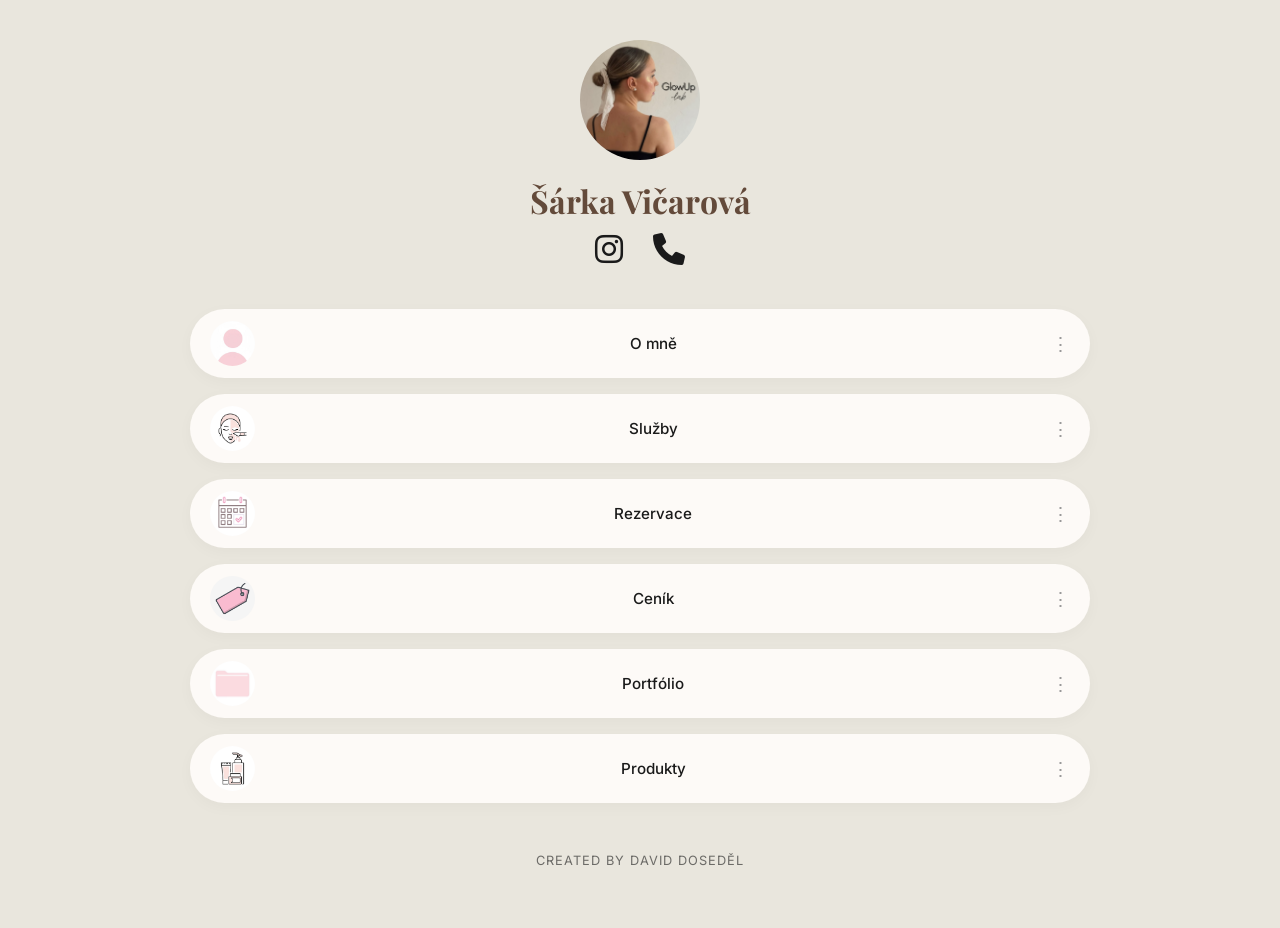
<file: index.html>
<!DOCTYPE html>
<html lang="cs">
<head>
    <meta charset="UTF-8">
    <meta name="viewport" content="width=device-width, initial-scale=1.0">
    <title>Šárka Vičarová | GlowUp Lab</title>
    <link rel="stylesheet" href="style.css">
    <link href="https://fonts.googleapis.com/css2?family=Playfair+Display:wght@600&family=Inter:wght@400;500&display=swap" rel="stylesheet">
    <link rel="stylesheet" href="https://cdnjs.cloudflare.com/ajax/libs/font-awesome/6.0.0/css/all.min.css">
</head>
<body>

    <div class="container">
        <header class="profile">
            <div class="profile-pic">
                <img src="fotka1.jpg" alt="Profil">
            </div>
            <h1>Šárka Vičarová</h1>
        </header>

        <div class="social-icons">
            <a href="https://www.instagram.com/glow.up.lab.x/" target="_blank">
                <i class="fa-brands fa-instagram"></i>
            </a>
    
            <a href="tel:+420603744723">
                <i class="fa-solid fa-phone"></i>
            </a>
        </div>

        <div class="links">
            <a href="O_mne.html" class="link-card">
                <div class="thumb"><img src="about.jpg" alt="O mně"></div>
                <span>O mně</span>
                <div class="dots">⋮</div>
            </a>
            <a href="sluzby.html" class="link-card">
                <div class="thumb"><img src="cosmetic.jpg" alt="Služby"></div>
                <span>Služby</span>
                <div class="dots">⋮</div>
            </a>
            <a href="https://booking.reservanto.cz/Modal/?id=24615&seg=3&lId=24928" class="link-card">
                <div class="thumb"><img src="rezervace.jpg" alt="Rezervace"></div>
                <span>Rezervace</span>
                <div class="dots">⋮</div>
            </a>
            <a href="cenik.html" class="link-card">
                <div class="thumb"><img src="cenovka.jpg" alt="Ceník"></div>
                <span>Ceník</span>
                <div class="dots">⋮</div>
            </a>
            <a href="portfolio.html" class="link-card">
                <div class="thumb"><img src="portfolio3.jpg" alt="Portfólio"></div>
                <span>Portfólio</span>
                <div class="dots">⋮</div>
            </a>
            <a href="produkty.html" class="link-card">
                <div class="thumb"><img src="services.jpg" alt="Produkty"></div>
                <span>Produkty</span>
                <div class="dots">⋮</div>
            </a>
        </div>
        <footer class="footer-btn">
            <span>Created by David Doseděl</span>
        </footer>
    </div>
</body>
</html>
</file>
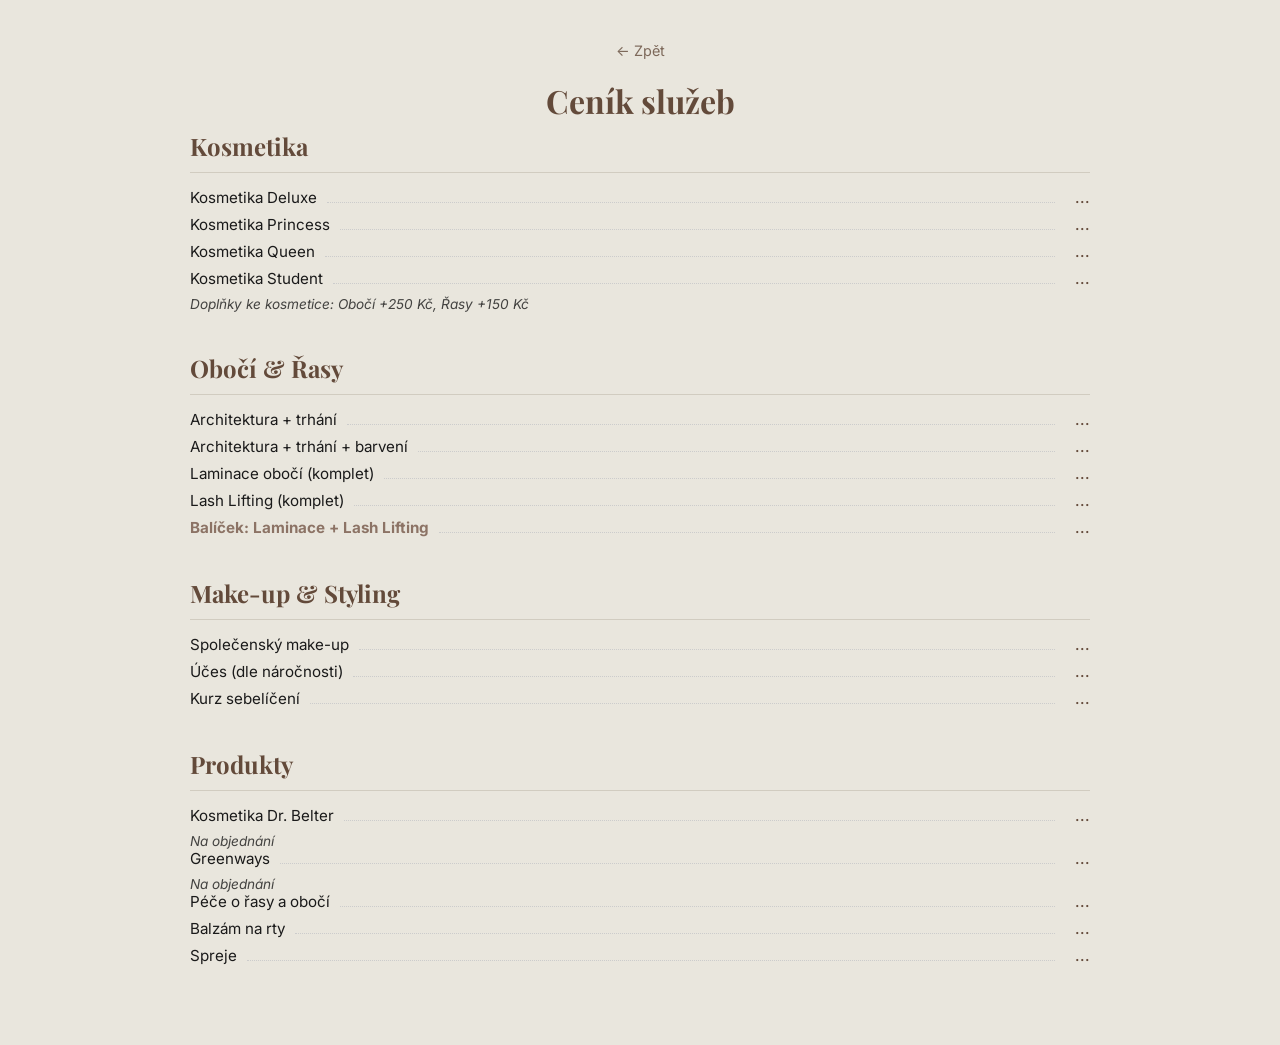
<file: cenik.html>
<!DOCTYPE html>
<html lang="cs">
<head>
    <meta charset="UTF-8">
    <meta name="viewport" content="width=device-width, initial-scale=1.0">
    <title>Ceník | GlowUp Lab</title>
    <link rel="stylesheet" href="style.css">
    <link href="https://fonts.googleapis.com/css2?family=Playfair+Display:wght@600&family=Inter:wght@400;500&display=swap" rel="stylesheet">
</head>
<body class="cenik-page">
    <div class="container">
        <header class="profile">
            <a href="index.html" class="back-btn">← Zpět</a>
            <h1>Ceník služeb</h1>
        </header>

        <div class="price-list">
            <section class="price-section">
                <h2>Kosmetika</h2>
                <div class="price-item"><span>Kosmetika Deluxe</span><span class="price-value">...</span></div>
                <div class="price-item"><span>Kosmetika Princess</span><span class="price-value">...</span></div>
                <div class="price-item"><span>Kosmetika Queen</span><span class="price-value">...</span></div>
                <div class="price-item"><span>Kosmetika Student</span><span class="price-value">...</span></div>
                <p class="price-note">Doplňky ke kosmetice: Obočí +250 Kč, Řasy +150 Kč</p>
            </section>

            <section class="price-section">
                <h2>Obočí & Řasy</h2>
                <div class="price-item"><span>Architektura + trhání</span><span class="price-value">...</span></div>
                <div class="price-item"><span>Architektura + trhání + barvení</span><span class="price-value">...</span></div>
                <div class="price-item"><span>Laminace obočí (komplet)</span><span class="price-value">...</span></div>
                <div class="price-item"><span>Lash Lifting (komplet)</span><span class="price-value">...</span></div>
                <div class="price-item highlight"><span>Balíček: Laminace + Lash Lifting</span><span class="price-value">...</span></div>
            </section>

            <section class="price-section">
                <h2>Make-up & Styling</h2>
                <div class="price-item"><span>Společenský make-up</span><span class="price-value">...</span></div>
                <div class="price-item"><span>Účes (dle náročnosti)</span><span class="price-value">...</span></div>
                <div class="price-item"><span>Kurz sebelíčení</span><span class="price-value">...</span></div>
            </section>

            <section class="price-section">
                <h2>Produkty</h2>
                <div class="price-item"><span>Kosmetika Dr. Belter</span><span class="price-value">...</span></div>
                <p class="price-note">Na objednání</p>
                <div class="price-item"><span>Greenways</span><span class="price-value">...</span></div>
                <p class="price-note">Na objednání</p>
                <div class="price-item"><span>Péče o řasy a obočí</span><span class="price-value">...</span></div>
                <div class="price-item"><span>Balzám na rty</span><span class="price-value">...</span></div>
                <div class="price-item"><span>Spreje</span><span class="price-value">...</span></div>
            </section>
        </div>
    </div>

    <script>
        const csvUrl = 'https://docs.google.com/spreadsheets/d/e/2PACX-1vROKBz_pua8F87e5JsElU6Fqm9kWH6anslQ_j0Gpyr2FKp42MGaF762Wtlz8PaTKkz9U5IVGC2R-caI/pub?output=csv';

        async function nactiCeny() {
            try {
                const response = await fetch(csvUrl);
                const data = await response.text();
                
                // Zpracování CSV řádků
                const rows = data.split('\n');
                const ceníkData = {};

                rows.forEach(row => {
                    // Ošetření uvozovek a čárek v CSV
                    const cols = row.split(/,(?=(?:(?:[^"]*"){2})*[^"]*$)/);
                    if (cols.length >= 2) {
                        const nazev = cols[0].replace(/"/g, '').trim();
                        const cena = cols[1].replace(/"/g, '').trim();
                        ceníkData[nazev] = cena;
                    }
                });

                // Projdeme všechny položky na webu
                const items = document.querySelectorAll('.price-item');
                items.forEach(item => {
                    const nazevNaWebu = item.querySelector('span:first-child').innerText.trim();
                    const cenaSpan = item.querySelector('.price-value');

                    // Pokud název v tabulce odpovídá názvu na webu, přepíšeme cenu
                    if (ceníkData[nazevNaWebu]) {
                        cenaSpan.innerText = ceníkData[nazevNaWebu];
                    }
                });

            } catch (error) {
                console.error("Chyba při načítání cen:", error);
            }
        }

        // Spustit funkci po načtení stránky
        window.addEventListener('DOMContentLoaded', nactiCeny);
    </script>
</body>
</html>
</file>
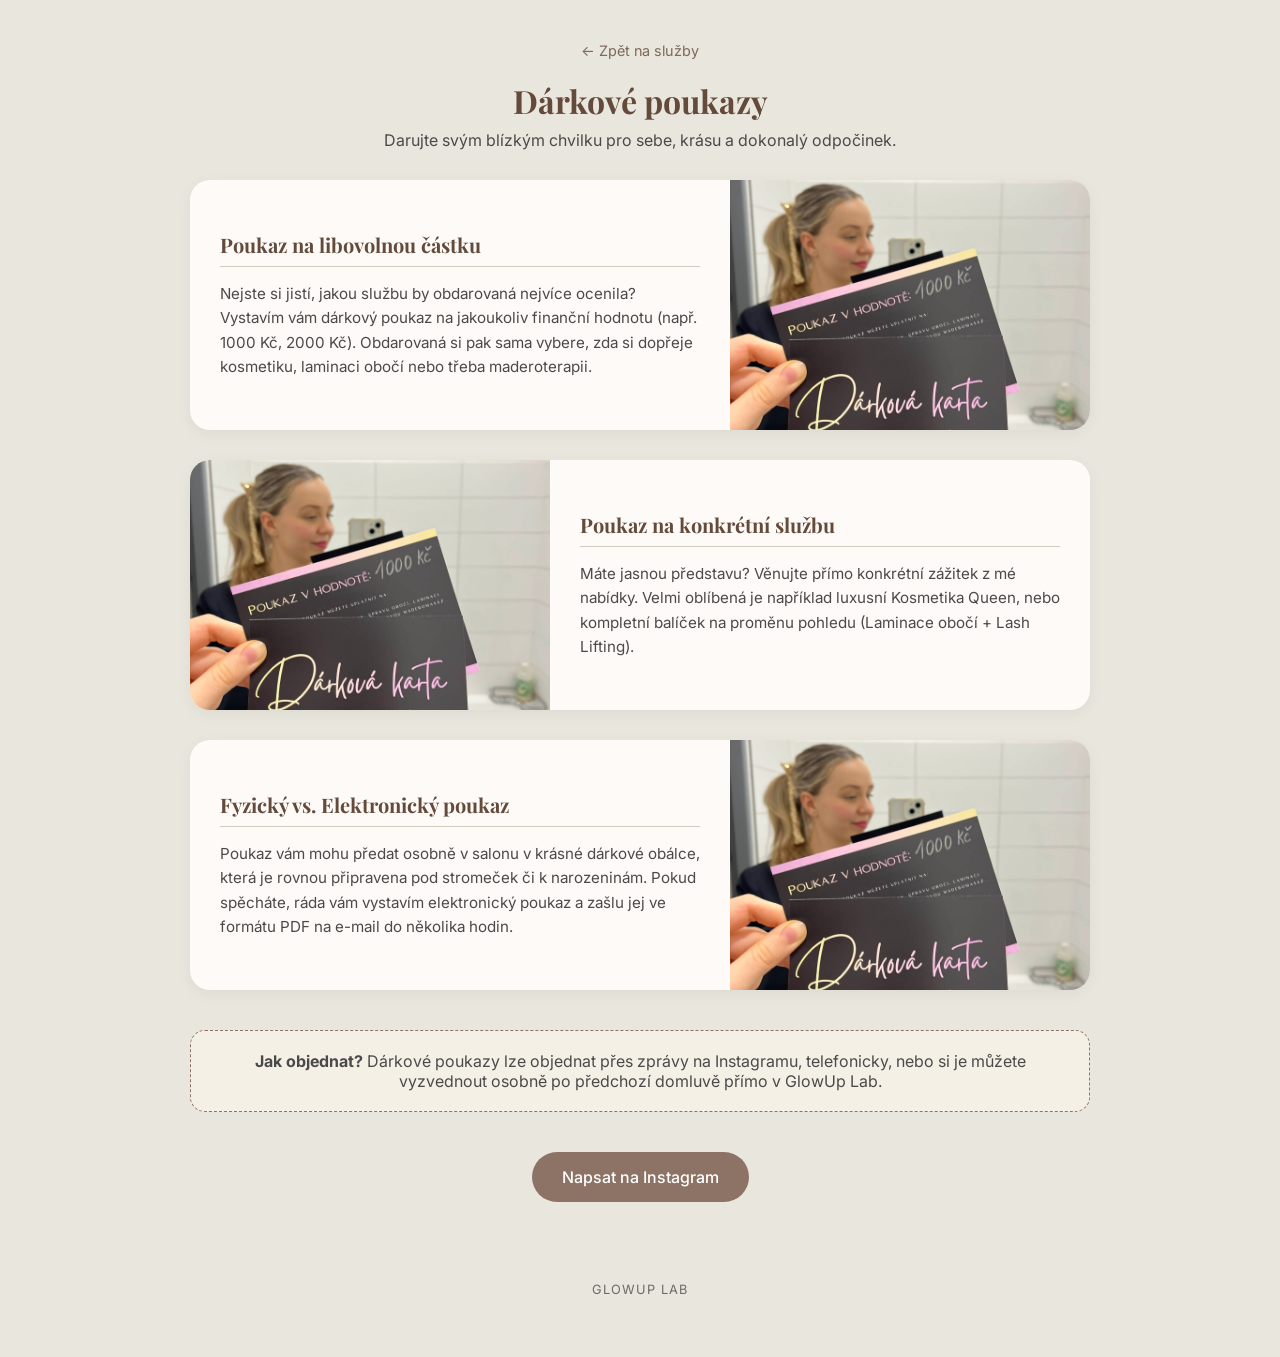
<file: darkove-poukazy.html>
<!DOCTYPE html>
<html lang="cs">
<head>
    <meta charset="UTF-8">
    <meta name="viewport" content="width=device-width, initial-scale=1.0">
    <title>Dárkové poukazy | GlowUp Lab</title>
    <link rel="stylesheet" href="style.css">
    <link href="https://fonts.googleapis.com/css2?family=Playfair+Display:wght@600&family=Inter:wght@400;500&display=swap" rel="stylesheet">
</head>
<body class="cenik-page">
    <div class="container">
        <header class="profile">
            <a href="sluzby.html" class="back-btn">← Zpět na služby</a>
            <h1>Dárkové poukazy</h1>
            <p class="subtitle">Darujte svým blízkým chvilku pro sebe, krásu a dokonalý odpočinek.</p>
        </header>

        <div class="service-detail-content">
            
            <div class="service-package">
                <div class="service-text">
                    <h3><span>Poukaz na libovolnou částku</span></h3>
                    <p>Nejste si jistí, jakou službu by obdarovaná nejvíce ocenila? Vystavím vám dárkový poukaz na jakoukoliv finanční hodnotu (např. 1000 Kč, 2000 Kč). Obdarovaná si pak sama vybere, zda si dopřeje kosmetiku, laminaci obočí nebo třeba maderoterapii.</p>
                </div>
                <div class="service-img-container">
                    <img src="pictures/poukazy_nahled.jpg" alt="Poukaz na částku">
                </div>
            </div>

            <div class="service-package">
                <div class="service-text">
                    <h3><span>Poukaz na konkrétní službu</span></h3>
                    <p>Máte jasnou představu? Věnujte přímo konkrétní zážitek z mé nabídky. Velmi oblíbená je například luxusní Kosmetika Queen, nebo kompletní balíček na proměnu pohledu (Laminace obočí + Lash Lifting).</p>
                </div>
                <div class="service-img-container">
                    <img src="pictures/poukazy_nahled.jpg" alt="Poukaz na službu">
                </div>
            </div>

            <div class="service-package">
                <div class="service-text">
                    <h3><span>Fyzický vs. Elektronický poukaz</span></h3>
                    <p>Poukaz vám mohu předat osobně v salonu v krásné dárkové obálce, která je rovnou připravena pod stromeček či k narozeninám. Pokud spěcháte, ráda vám vystavím elektronický poukaz a zašlu jej ve formátu PDF na e-mail do několika hodin.</p>
                </div>
                <div class="service-img-container">
                    <img src="pictures/poukazy_nahled.jpg" alt="Elektronický poukaz">
                </div>
            </div>

            <div class="info-note">
                <p><strong>Jak objednat?</strong> Dárkové poukazy lze objednat přes zprávy na Instagramu, telefonicky, nebo si je můžete vyzvednout osobně po předchozí domluvě přímo v GlowUp Lab.</p>
            </div>

        </div>

        <a href="https://www.instagram.com/glow.up.lab.x/" class="booking-btn" target="_blank">Napsat na Instagram</a>

        <footer class="footer-btn">
            <span>GlowUp Lab</span>
        </footer>
    </div>
</body>
</html>
</file>
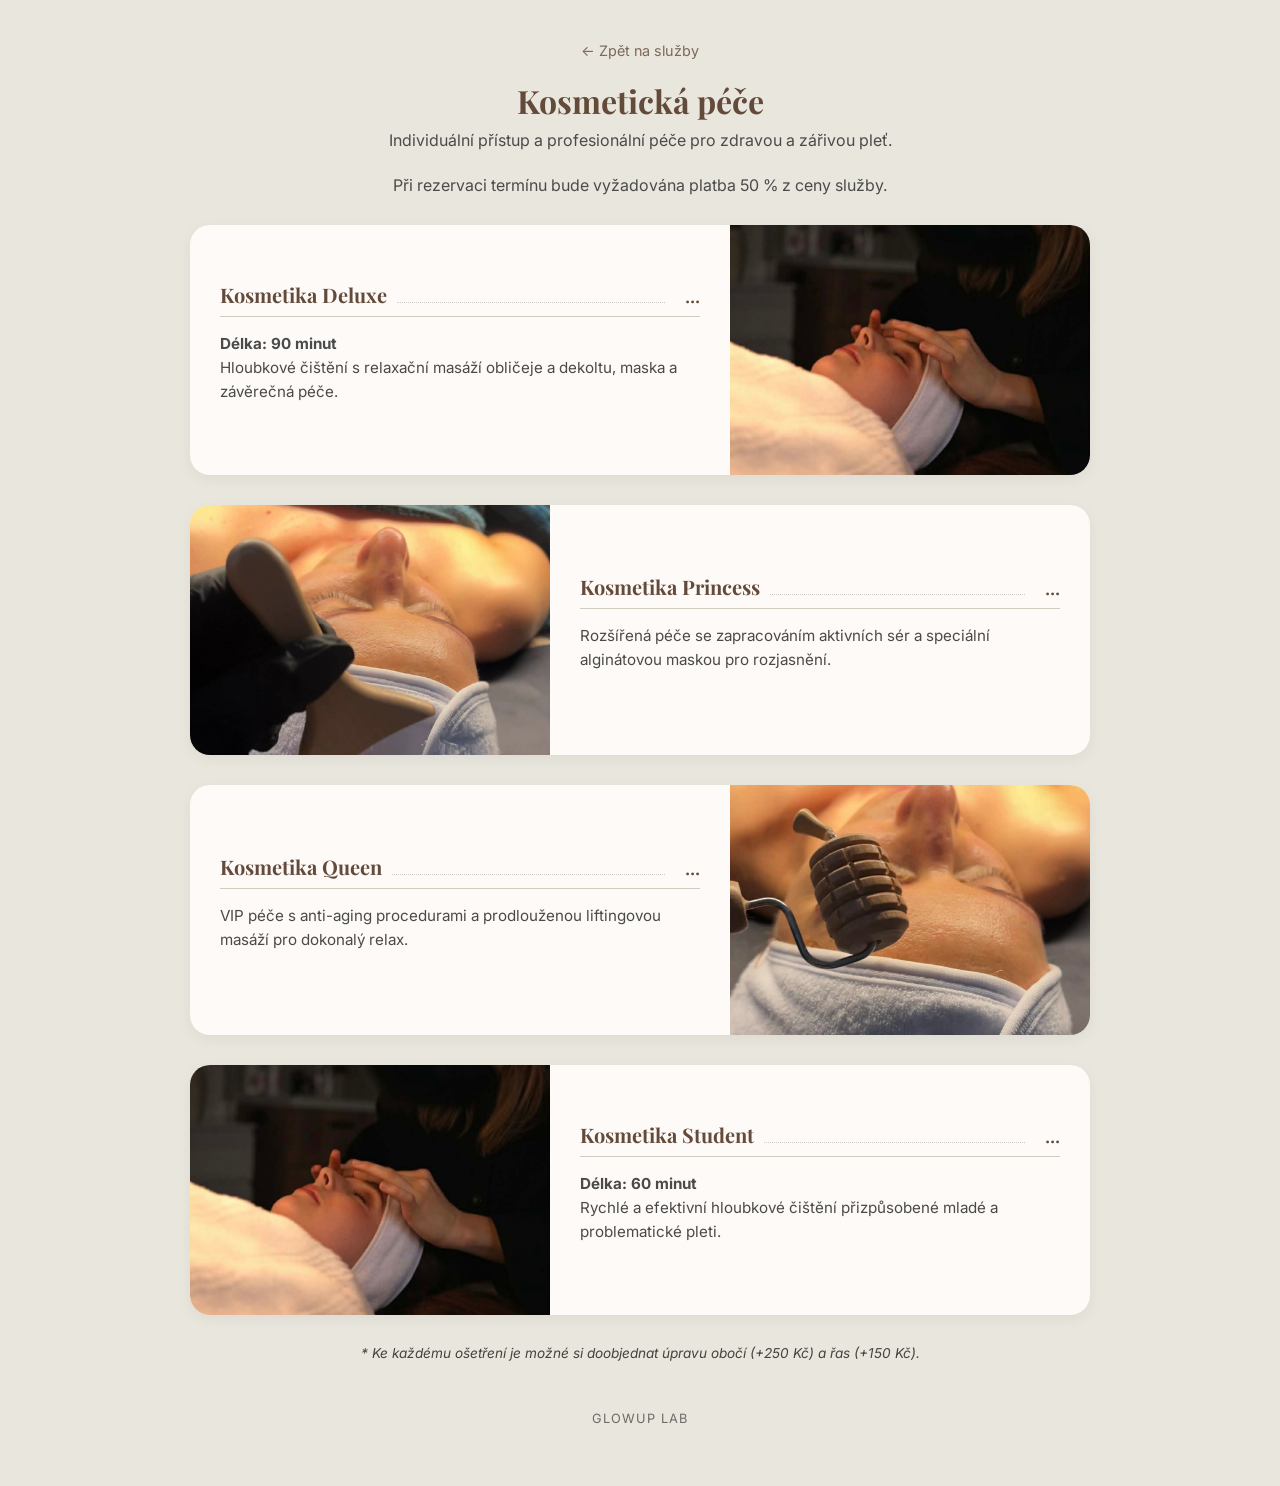
<file: kosmetika.html>
<!DOCTYPE html>
<html lang="cs">
<head>
    <meta charset="UTF-8">
    <meta name="viewport" content="width=device-width, initial-scale=1.0">
    <title>Kosmetika | GlowUp Lab</title>
    <link rel="stylesheet" href="style.css">
    <link href="https://fonts.googleapis.com/css2?family=Playfair+Display:wght@600&family=Inter:wght@400;500&display=swap" rel="stylesheet">
</head>
<body class="cenik-page">
    <div class="container">
        <header class="profile">
            <a href="sluzby.html" class="back-btn">← Zpět na služby</a>
            <h1>Kosmetická péče</h1>
            <p class="subtitle">Individuální přístup a profesionální péče pro zdravou a zářivou pleť.</p>
            <p class="subtitle">Při rezervaci termínu bude vyžadována platba 50 % z ceny služby.</p>
        </header>

        <div class="service-detail-content">
            
            <div class="service-package">
                <div class="service-text">
                    <h3 class="price-item"><span>Kosmetika Deluxe</span> <span class="price-value">...</span></h3>
                    <p><strong>Délka: 90 minut</strong><br>
                    Hloubkové čištění s relaxační masáží obličeje a dekoltu, maska a závěrečná péče.</p>
                    
                    <div class="reservanto-widget" data-text="Rezervovat" data-id="24615" data-color-text="#ffffff" data-color-text-shadow="#634a3a" data-color-bg="#634a3a" data-color-bg-hover="#7a5c48" data-color-boxshadow="#4a372b" data-segment="3" data-resourceid="43644" data-serviceid="113636"></div>
                </div>
                <div class="service-img-container">
                    <img src="pictures/kosmetika_nahled.jpg" alt="Kosmetika Deluxe">
                </div>
            </div>

            <div class="service-package">
                <div class="service-text">
                    <h3 class="price-item"><span>Kosmetika Princess</span> <span class="price-value">...</span></h3>
                    <p>Rozšířená péče se zapracováním aktivních sér a speciální alginátovou maskou pro rozjasnění.</p>
                        
                    <div class="reservanto-widget" data-text="Rezervovat" data-id="24615" data-color-text="#ffffff" data-color-text-shadow="#634a3a" data-color-bg="#634a3a" data-color-bg-hover="#7a5c48" data-color-boxshadow="#4a372b" data-segment="3" data-resourceid="43644" data-serviceid="113637"></div>
                </div>
                <div class="service-img-container">
                    <img src="pictures/kosmetika_2.jpg" alt="Kosmetika Princess">
                </div>
            </div>

            <div class="service-package">
                <div class="service-text">
                    <h3 class="price-item"><span>Kosmetika Queen</span> <span class="price-value">...</span></h3>
                    <p>VIP péče s anti-aging procedurami a prodlouženou liftingovou masáží pro dokonalý relax.</p>
                    
                    <div class="reservanto-widget" data-text="Rezervovat" data-id="24615" data-color-text="#ffffff" data-color-text-shadow="#634a3a" data-color-bg="#634a3a" data-color-bg-hover="#7a5c48" data-color-boxshadow="#4a372b" data-segment="3" data-resourceid="43644" data-serviceid="113638"></div>
                </div>
                <div class="service-img-container">
                    <img src="pictures/masaze_nahled.jpg" alt="Kosmetika Queen">
                </div>
            </div>

            <div class="service-package">
                <div class="service-text">
                    <h3 class="price-item"><span>Kosmetika Student</span> <span class="price-value">...</span></h3>
                    <p><strong>Délka: 60 minut</strong><br>
                    Rychlé a efektivní hloubkové čištění přizpůsobené mladé a problematické pleti.</p>
                    
                    <div class="reservanto-widget" data-text="Rezervovat" data-id="24615" data-color-text="#ffffff" data-color-text-shadow="#634a3a" data-color-bg="#634a3a" data-color-bg-hover="#7a5c48" data-color-boxshadow="#4a372b" data-segment="3" data-resourceid="43644" data-serviceid="113639"></div>
                </div>
                <div class="service-img-container">
                    <img src="pictures/kosmetika_nahled.jpg" alt="Kosmetika Student">
                </div>
            </div>

            <p class="price-note" style="text-align: center; margin-top: 30px;">
                * Ke každému ošetření je možné si doobjednat úpravu obočí (+250 Kč) a řas (+150 Kč).
            </p>

        </div>

        <footer class="footer-btn">
            <span>GlowUp Lab</span>
        </footer>
    </div>

    <script defer id="reservanto-widget-script" type="text/javascript" src="https://booking.reservanto.cz/Script/reservanto-script.js?id=24615"></script>
    <script>
        const csvUrl = 'https://docs.google.com/spreadsheets/d/e/2PACX-1vROKBz_pua8F87e5JsElU6Fqm9kWH6anslQ_j0Gpyr2FKp42MGaF762Wtlz8PaTKkz9U5IVGC2R-caI/pub?output=csv';

        async function nactiCeny() {
            try {
                const response = await fetch(csvUrl);
                const data = await response.text();
                
                // Zpracování CSV řádků
                const rows = data.split('\n');
                const ceníkData = {};

                rows.forEach(row => {
                    // Ošetření uvozovek a čárek v CSV
                    const cols = row.split(/,(?=(?:(?:[^"]*"){2})*[^"]*$)/);
                    if (cols.length >= 2) {
                        const nazev = cols[0].replace(/"/g, '').trim();
                        const cena = cols[1].replace(/"/g, '').trim();
                        ceníkData[nazev] = cena;
                    }
                });

                // Projdeme všechny položky na webu
                const items = document.querySelectorAll('.price-item');
                items.forEach(item => {
                    const nazevNaWebu = item.querySelector('span:first-child').innerText.trim();
                    const cenaSpan = item.querySelector('.price-value');

                    // Pokud název v tabulce odpovídá názvu na webu, přepíšeme cenu
                    if (ceníkData[nazevNaWebu]) {
                        cenaSpan.innerText = ceníkData[nazevNaWebu];
                    }
                });

            } catch (error) {
                console.error("Chyba při načítání cen:", error);
            }
        }

        // Spustit funkci po načtení stránky
        window.addEventListener('DOMContentLoaded', nactiCeny);
    </script>
</body>
</html>
</file>
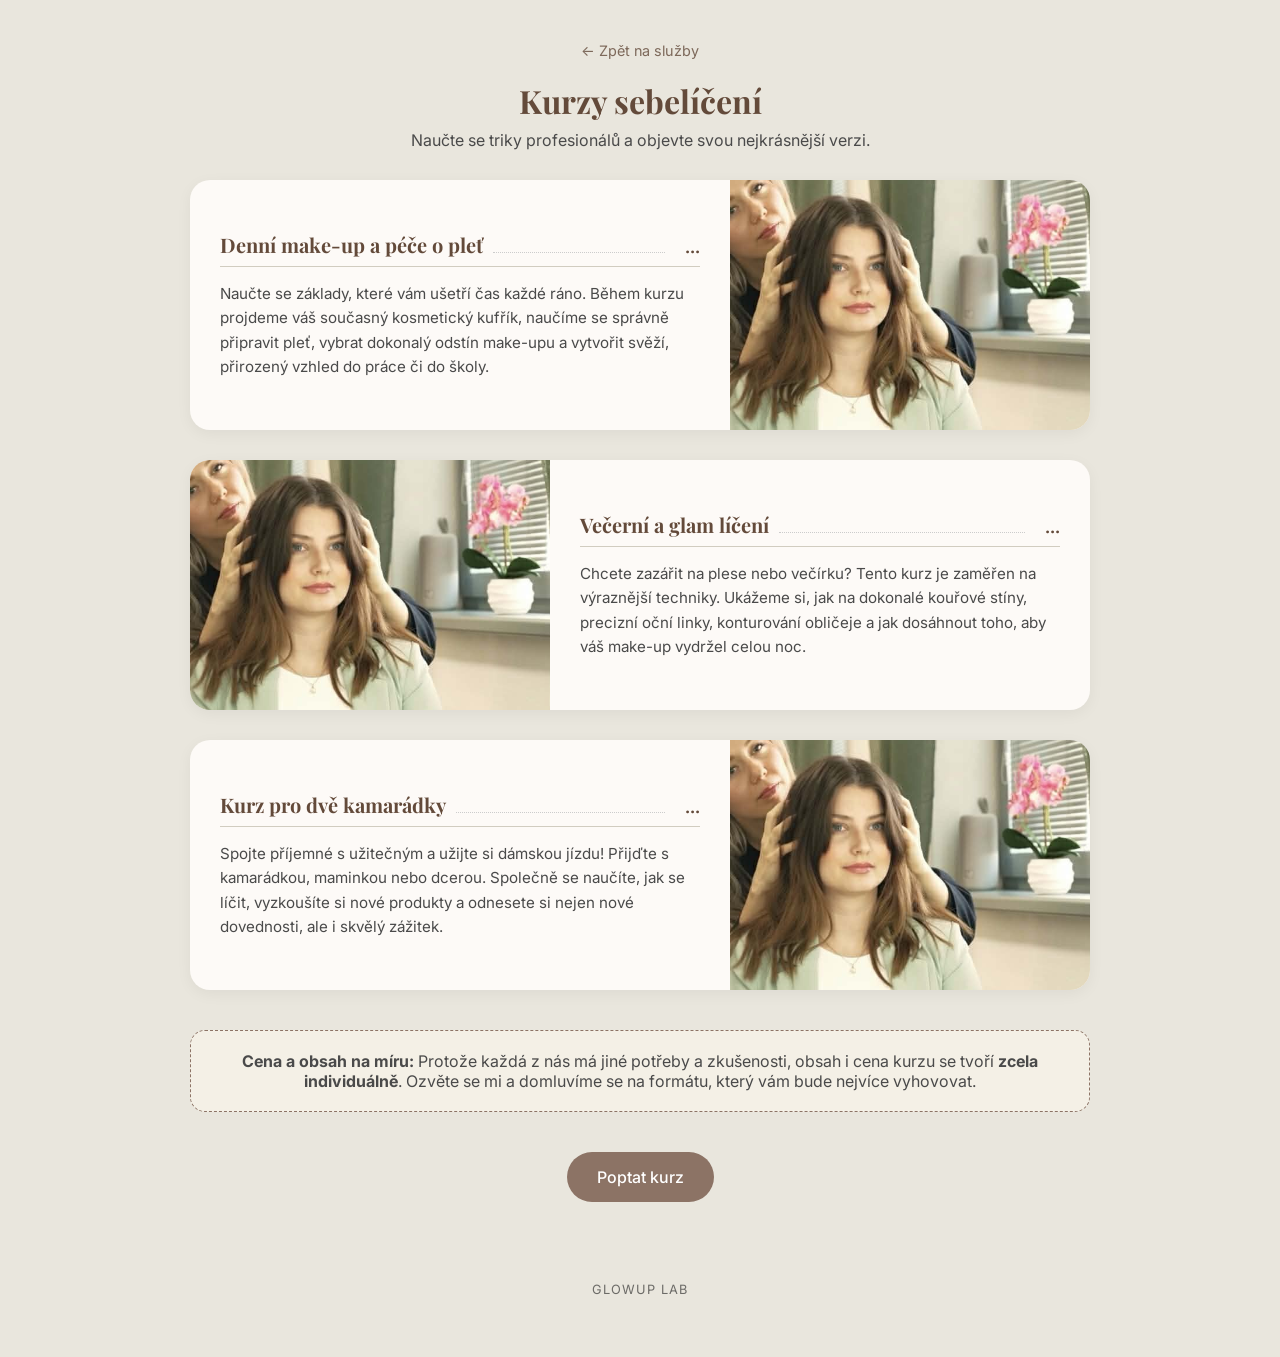
<file: kurzy.html>
<!DOCTYPE html>
<html lang="cs">
<head>
    <meta charset="UTF-8">
    <meta name="viewport" content="width=device-width, initial-scale=1.0">
    <title>Kurzy sebelíčení | GlowUp Lab</title>
    <link rel="stylesheet" href="style.css">
    <link href="https://fonts.googleapis.com/css2?family=Playfair+Display:wght@600&family=Inter:wght@400;500&display=swap" rel="stylesheet">

</head>
<body class="cenik-page">
    <div class="container">
        <header class="profile">
            <a href="sluzby.html" class="back-btn">← Zpět na služby</a>
            <h1>Kurzy sebelíčení</h1>
            <p class="subtitle">Naučte se triky profesionálů a objevte svou nejkrásnější verzi.</p>
        </header>

        <div class="service-detail-content">
            
            <div class="service-package">
                <div class="service-text">
                    <h3 class="price-item"><span>Denní make-up a péče o pleť</span> <span class="price-value">...</span></h3>
                    <p>Naučte se základy, které vám ušetří čas každé ráno. Během kurzu projdeme váš současný kosmetický kufřík, naučíme se správně připravit pleť, vybrat dokonalý odstín make-upu a vytvořit svěží, přirozený vzhled do práce či do školy.</p>
                </div>
                <div class="service-img-container">
                    <img src="pictures/kurzy_1.jpg" alt="Denní make-up">
                </div>
            </div>

            <div class="service-package">
                <div class="service-text">
                    <h3 class="price-item"><span>Večerní a glam líčení</span> <span class="price-value">...</span></h3>
                    <p>Chcete zazářit na plese nebo večírku? Tento kurz je zaměřen na výraznější techniky. Ukážeme si, jak na dokonalé kouřové stíny, precizní oční linky, konturování obličeje a jak dosáhnout toho, aby váš make-up vydržel celou noc.</p>
                </div>
                <div class="service-img-container">
                    <img src="pictures/kurzy_1.jpg" alt="Večerní líčení">
                </div>
            </div>

            <div class="service-package">
                <div class="service-text">
                    <h3 class="price-item"><span>Kurz pro dvě kamarádky</span> <span class="price-value">...</span></h3>
                    <p>Spojte příjemné s užitečným a užijte si dámskou jízdu! Přijďte s kamarádkou, maminkou nebo dcerou. Společně se naučíte, jak se líčit, vyzkoušíte si nové produkty a odnesete si nejen nové dovednosti, ale i skvělý zážitek.</p>
                </div>
                <div class="service-img-container">
                    <img src="pictures/kurzy_1.jpg" alt="Kurz pro kamarádky">
                </div>
            </div>

            <div class="info-note">
                <p><strong>Cena a obsah na míru:</strong> Protože každá z nás má jiné potřeby a zkušenosti, obsah i cena kurzu se tvoří <strong>zcela individuálně</strong>. Ozvěte se mi a domluvíme se na formátu, který vám bude nejvíce vyhovovat.</p>
            </div>

        </div>

        <a href="https://www.instagram.com/glow.up.lab.x/" class="booking-btn" target="_blank">Poptat kurz</a>

        <footer class="footer-btn">
            <span>GlowUp Lab</span>
        </footer>
    </div>
        <script>
        const csvUrl = 'https://docs.google.com/spreadsheets/d/e/2PACX-1vROKBz_pua8F87e5JsElU6Fqm9kWH6anslQ_j0Gpyr2FKp42MGaF762Wtlz8PaTKkz9U5IVGC2R-caI/pub?output=csv';

        async function nactiCeny() {
            try {
                const response = await fetch(csvUrl);
                const data = await response.text();
                
                const rows = data.split('\n');
                const ceníkData = {};

                rows.forEach(row => {
                    const cols = row.split(/,(?=(?:(?:[^"]*"){2})*[^"]*$)/);
                    if (cols.length >= 2) {
                        const nazev = cols[0].replace(/"/g, '').trim();
                        const cena = cols[1].replace(/"/g, '').trim();
                        ceníkData[nazev] = cena;
                    }
                });

                const items = document.querySelectorAll('.price-item');
                items.forEach(item => {
                    const nazevNaWebu = item.querySelector('span:first-child').innerText.trim();
                    const cenaSpan = item.querySelector('.price-value');

                    if (ceníkData[nazevNaWebu]) {
                        cenaSpan.innerText = ceníkData[nazevNaWebu];
                    } else {
                        console.warn(`Cena pro "${nazevNaWebu}" nebyla v tabulce nalezena.`);
                    }
                });

            } catch (error) {
                console.error("Chyba při načítání cen:", error);
            }
        }

        window.addEventListener('DOMContentLoaded', nactiCeny);
    </script>
</body>
</html>
</file>
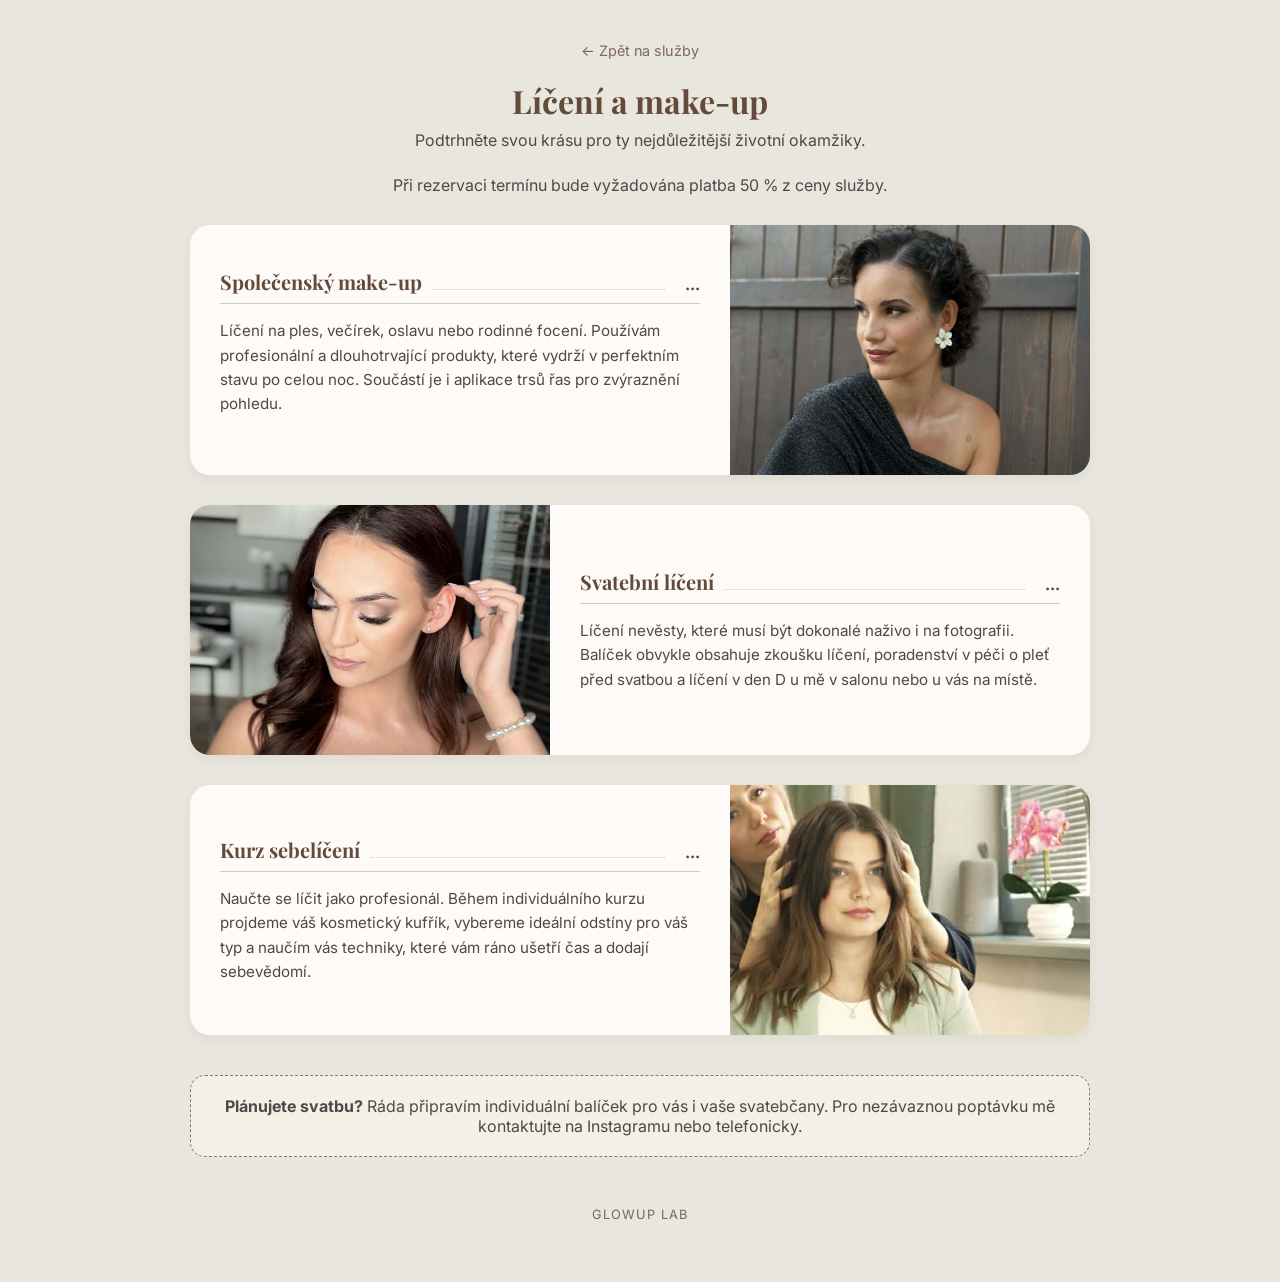
<file: liceni.html>
<!DOCTYPE html>
<html lang="cs">
<head>
    <meta charset="UTF-8">
    <meta name="viewport" content="width=device-width, initial-scale=1.0">
    <title>Profesionální líčení | GlowUp Lab</title>
    <link rel="stylesheet" href="style.css">
    <link href="https://fonts.googleapis.com/css2?family=Playfair+Display:wght@600&family=Inter:wght@400;500&display=swap" rel="stylesheet">
</head>
<body class="cenik-page">
    <div class="container">
        <header class="profile">
            <a href="sluzby.html" class="back-btn">← Zpět na služby</a>
            <h1>Líčení a make-up</h1>
            <p class="subtitle">Podtrhněte svou krásu pro ty nejdůležitější životní okamžiky.</p>
            <p class="subtitle">Při rezervaci termínu bude vyžadována platba 50 % z ceny služby.</p>

        </header>

        <div class="service-detail-content">
            
            <div class="service-package">
                <div class="service-text">
                    <h3 class="price-item"><span>Společenský make-up</span> <span class="price-value">...</span></h3>
                    <p>Líčení na ples, večírek, oslavu nebo rodinné focení. Používám profesionální a dlouhotrvající produkty, které vydrží v perfektním stavu po celou noc. Součástí je i aplikace trsů řas pro zvýraznění pohledu.</p>

                    <div class="reservanto-widget" data-text="Rezervovat" data-id="24615" data-color-text="#ffffff" data-color-text-shadow="#634a3a" data-color-bg="#634a3a" data-color-bg-hover="#7a5c48" data-color-boxshadow="#4a372b" data-segment="3" data-resourceid="43644" data-serviceid="114085"></div>
                </div>
                <div class="service-img-container">
                    <img src="pictures/liceni_nahled.jpg" alt="Společenský make-up">
                </div>
            </div>

            <div class="service-package">
                <div class="service-text">
                    <h3 class="price-item"><span>Svatební líčení</span> <span class="price-value">...</span></h3>
                    <p>Líčení nevěsty, které musí být dokonalé naživo i na fotografii. Balíček obvykle obsahuje zkoušku líčení, poradenství v péči o pleť před svatbou a líčení v den D u mě v salonu nebo u vás na místě.</p>
                </div>
                <div class="service-img-container">
                    <img src="pictures/svatebni.jpg" alt="Svatební líčení">
                </div>
            </div>

            <div class="service-package">
                <div class="service-text">
                    <h3 class="price-item"><span>Kurz sebelíčení</span> <span class="price-value">...</span></h3>
                    <p>Naučte se líčit jako profesionál. Během individuálního kurzu projdeme váš kosmetický kufřík, vybereme ideální odstíny pro váš typ a naučím vás techniky, které vám ráno ušetří čas a dodají sebevědomí.</p>
                </div>
                <div class="service-img-container">
                    <img src="pictures/kurzy_1.jpg" alt="Kurz sebelíčení">
                </div>
            </div>

            <div class="wedding-note">
                <p><strong>Plánujete svatbu?</strong> Ráda připravím individuální balíček pro vás i vaše svatebčany. Pro nezávaznou poptávku mě kontaktujte na Instagramu nebo telefonicky.</p>
            </div>

        </div>
        <footer class="footer-btn">
            <span>GlowUp Lab</span>
        </footer>
    </div>

    <script defer id="reservanto-widget-script" type="text/javascript" src="https://booking.reservanto.cz/Script/reservanto-script.js?id=24615"></script>

    <script>
        const csvUrl = 'https://docs.google.com/spreadsheets/d/e/2PACX-1vROKBz_pua8F87e5JsElU6Fqm9kWH6anslQ_j0Gpyr2FKp42MGaF762Wtlz8PaTKkz9U5IVGC2R-caI/pub?output=csv';

        async function nactiCeny() {
            try {
                const response = await fetch(csvUrl);
                const data = await response.text();
                
                const rows = data.split('\n');
                const ceníkData = {};

                rows.forEach(row => {
                    const cols = row.split(/,(?=(?:(?:[^"]*"){2})*[^"]*$)/);
                    if (cols.length >= 2) {
                        const nazev = cols[0].replace(/"/g, '').trim();
                        const cena = cols[1].replace(/"/g, '').trim();
                        ceníkData[nazev] = cena;
                    }
                });

                const items = document.querySelectorAll('.price-item');
                items.forEach(item => {
                    const nazevNaWebu = item.querySelector('span:first-child').innerText.trim();
                    const cenaSpan = item.querySelector('.price-value');

                    if (ceníkData[nazevNaWebu]) {
                        cenaSpan.innerText = ceníkData[nazevNaWebu];
                    } else {
                        console.warn(`Cena pro "${nazevNaWebu}" nebyla v tabulce nalezena.`);
                    }
                });

            } catch (error) {
                console.error("Chyba při načítání cen:", error);
            }
        }

        window.addEventListener('DOMContentLoaded', nactiCeny);
    </script>
</body>
</html>
</file>
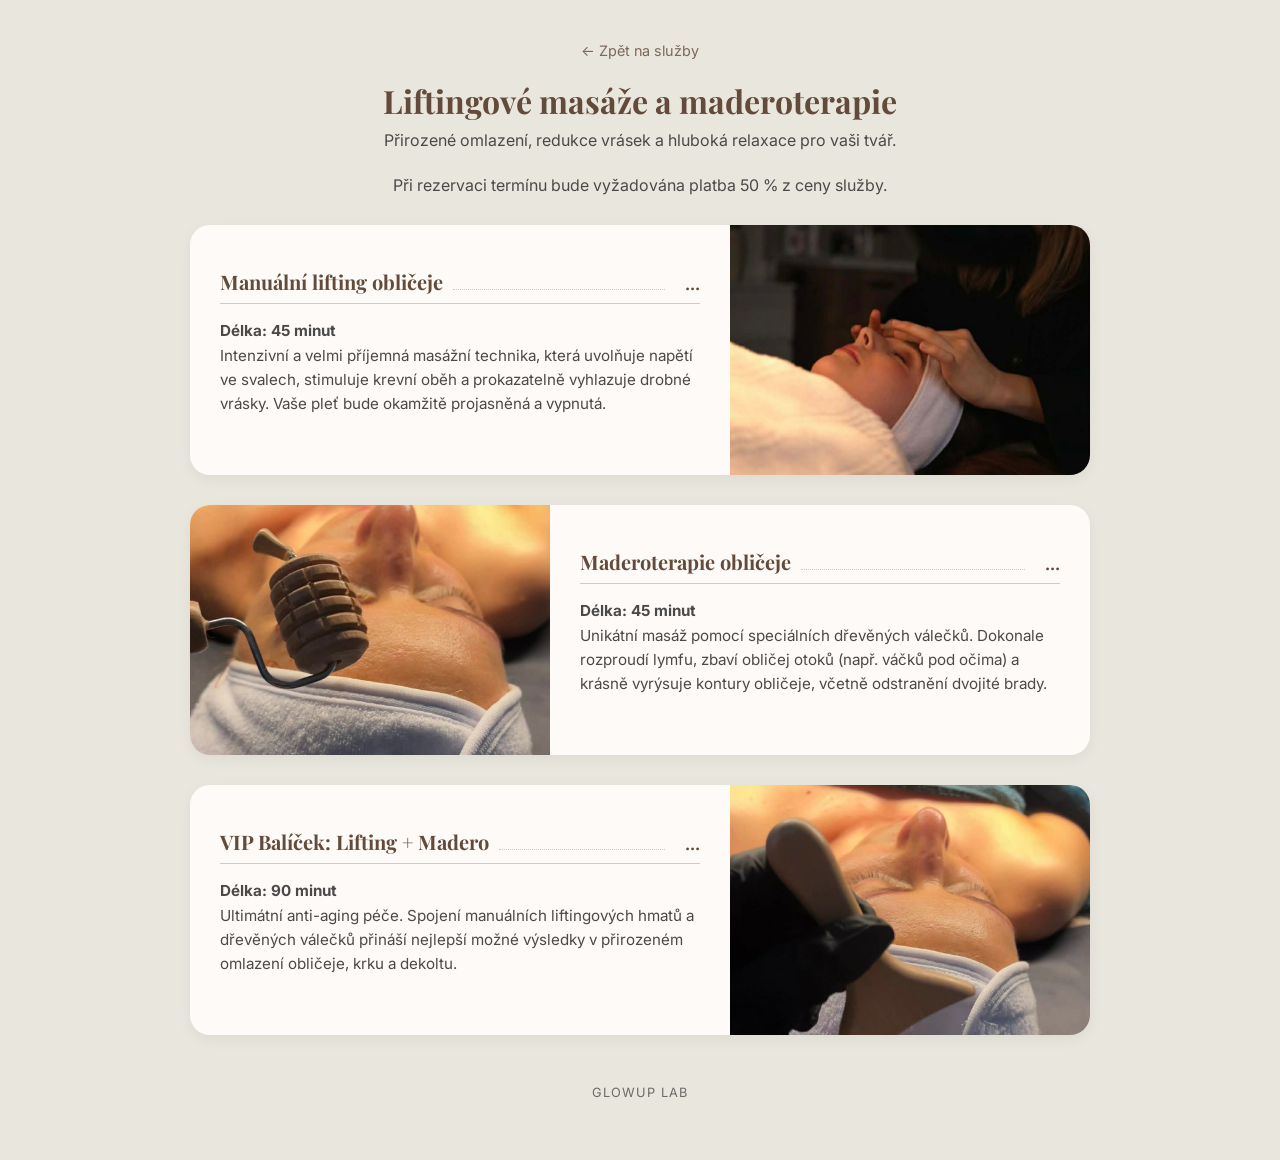
<file: liftingove-masaze-a-maderoterapie.html>
<!DOCTYPE html>
<html lang="cs">
<head>
    <meta charset="UTF-8">
    <meta name="viewport" content="width=device-width, initial-scale=1.0">
    <title>Liftingové masáže a maderoterapie | GlowUp Lab</title>
    <link rel="stylesheet" href="style.css">
    <link href="https://fonts.googleapis.com/css2?family=Playfair+Display:wght@600&family=Inter:wght@400;500&display=swap" rel="stylesheet">
</head>
<body class="cenik-page">
    <div class="container">
        <header class="profile">
            <a href="sluzby.html" class="back-btn">← Zpět na služby</a>
            <h1>Liftingové masáže a maderoterapie</h1>
            <p class="subtitle">Přirozené omlazení, redukce vrásek a hluboká relaxace pro vaši tvář.</p>
            <p class="subtitle">Při rezervaci termínu bude vyžadována platba 50 % z ceny služby.</p>

        </header>

        <div class="service-detail-content">
            
            <div class="service-package">
                <div class="service-text">
                    <h3 class="price-item"><span>Manuální lifting obličeje</span> <span class="price-value">...</span></h3>
                    <p><strong>Délka: 45 minut</strong><br>
                    Intenzivní a velmi příjemná masážní technika, která uvolňuje napětí ve svalech, stimuluje krevní oběh a prokazatelně vyhlazuje drobné vrásky. Vaše pleť bude okamžitě projasněná a vypnutá.</p>

                    <div class="reservanto-widget" data-text="Rezervovat" data-id="24615" data-color-text="#ffffff" data-color-text-shadow="#634a3a" data-color-bg="#634a3a" data-color-bg-hover="#7a5c48" data-color-boxshadow="#4a372b" data-segment="3" data-resourceid="43644" data-serviceid="113640"></div>
                </div>
                <div class="service-img-container">
                    <img src="pictures/kosmetika_nahled.jpg" alt="Liftingová masáž obličeje">
                </div>
            </div>

            <div class="service-package">
                <div class="service-text">
                    <h3 class="price-item"><span>Maderoterapie obličeje</span> <span class="price-value">...</span></h3>
                    <p><strong>Délka: 45 minut</strong><br>
                    Unikátní masáž pomocí speciálních dřevěných válečků. Dokonale rozproudí lymfu, zbaví obličej otoků (např. váčků pod očima) a krásně vyrýsuje kontury obličeje, včetně odstranění dvojité brady.</p>

                    <div class="reservanto-widget" data-text="Rezervovat" data-id="24615" data-color-text="#ffffff" data-color-text-shadow="#634a3a" data-color-bg="#634a3a" data-color-bg-hover="#7a5c48" data-color-boxshadow="#4a372b" data-segment="3" data-resourceid="43644" data-serviceid="113641"></div>
                </div>
                <div class="service-img-container">
                    <img src="pictures/masaze_nahled.jpg" alt="Maderoterapie obličeje">
                </div>
            </div>

            <div class="service-package">
                <div class="service-text">
                    <h3 class="price-item"><span>VIP Balíček: Lifting + Madero</span> <span class="price-value">...</span></h3>
                    <p><strong>Délka: 90 minut</strong><br>
                    Ultimátní anti-aging péče. Spojení manuálních liftingových hmatů a dřevěných válečků přináší nejlepší možné výsledky v přirozeném omlazení obličeje, krku a dekoltu.</p>

                    <div class="reservanto-widget" data-text="Rezervovat" data-id="24615" data-color-text="#ffffff" data-color-text-shadow="#634a3a" data-color-bg="#634a3a" data-color-bg-hover="#7a5c48" data-color-boxshadow="#4a372b" data-segment="3" data-resourceid="43644" data-serviceid="113642"></div>
                </div>
                <div class="service-img-container">
                    <img src="pictures/kosmetika_2.jpg" alt="Kombinace Lifting a Maderoterapie">
                </div>
            </div>
        </div>

        <footer class="footer-btn">
            <span>GlowUp Lab</span>
        </footer>
    </div>

    <script defer id="reservanto-widget-script" type="text/javascript" src="https://booking.reservanto.cz/Script/reservanto-script.js?id=24615"></script>
    
    <script>
        const csvUrl = 'https://docs.google.com/spreadsheets/d/e/2PACX-1vROKBz_pua8F87e5JsElU6Fqm9kWH6anslQ_j0Gpyr2FKp42MGaF762Wtlz8PaTKkz9U5IVGC2R-caI/pub?output=csv';

        async function nactiCeny() {
            try {
                const response = await fetch(csvUrl);
                const data = await response.text();
                
                const rows = data.split('\n');
                const ceníkData = {};

                rows.forEach(row => {
                    const cols = row.split(/,(?=(?:(?:[^"]*"){2})*[^"]*$)/);
                    if (cols.length >= 2) {
                        const nazev = cols[0].replace(/"/g, '').trim();
                        const cena = cols[1].replace(/"/g, '').trim();
                        ceníkData[nazev] = cena;
                    }
                });

                const items = document.querySelectorAll('.price-item');
                items.forEach(item => {
                    const nazevNaWebu = item.querySelector('span:first-child').innerText.trim();
                    const cenaSpan = item.querySelector('.price-value');

                    if (ceníkData[nazevNaWebu]) {
                        cenaSpan.innerText = ceníkData[nazevNaWebu];
                    } else {
                        console.warn(`Cena pro "${nazevNaWebu}" nebyla v tabulce nalezena.`);
                    }
                });

            } catch (error) {
                console.error("Chyba při načítání cen:", error);
            }
        }

        window.addEventListener('DOMContentLoaded', nactiCeny);
    </script>
</body>
</html>
</file>
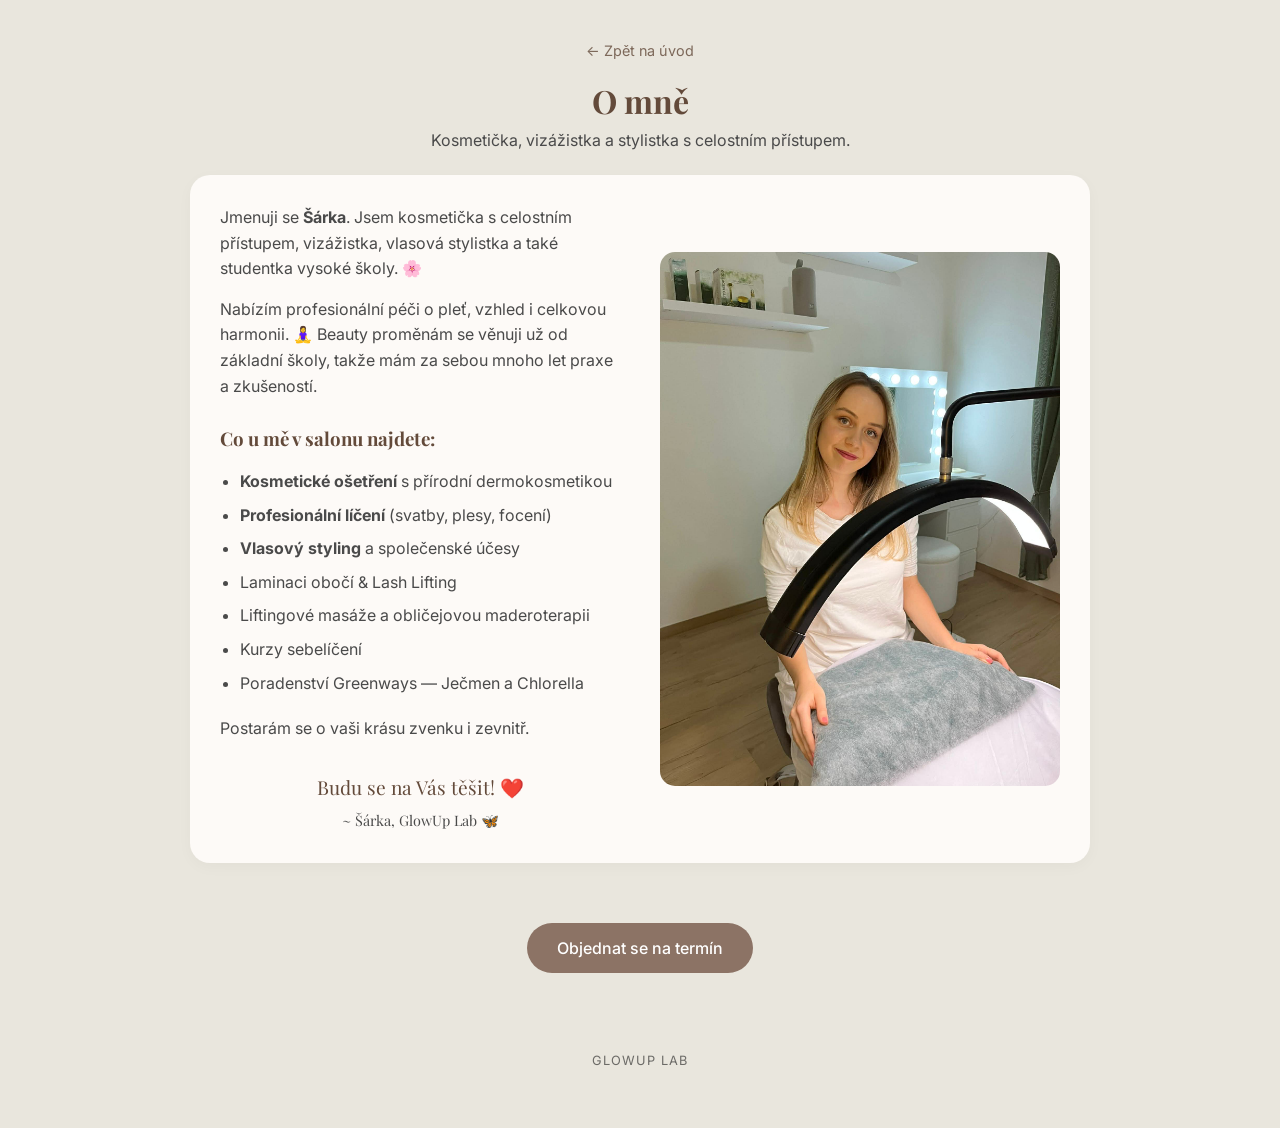
<file: O_mne.html>
<!DOCTYPE html>
<html lang="cs">
<head>
    <meta charset="UTF-8">
    <meta name="viewport" content="width=device-width, initial-scale=1.0">
    <title>O mně | GlowUp Lab</title>
    <link rel="stylesheet" href="style.css">
    <link href="https://fonts.googleapis.com/css2?family=Playfair+Display:wght@600&family=Inter:wght@400;500&display=swap" rel="stylesheet">
</head>
<body>
    <div class="container" style="max-width: 900px;"> <header class="profile">
            <a href="index.html" class="back-btn">← Zpět na úvod</a>
            <h1>O mně</h1>
            <p class="subtitle">Kosmetička, vizážistka a stylistka s celostním přístupem.</p>
        </header>

        <div class="about-content">
            <div class="about-text-content">
                <p>Jmenuji se <strong>Šárka</strong>. Jsem kosmetička s celostním přístupem, vizážistka, vlasová stylistka a také studentka vysoké školy. 🌸</p>
                
                <p>Nabízím profesionální péči o pleť, vzhled i celkovou harmonii. 🧘‍♀️ Beauty proměnám se věnuji už od základní školy, takže mám za sebou mnoho let praxe a zkušeností.</p>
                
                <h3 style="font-family: var(--font-serif); color: var(--primary-color); margin: 25px 0 15px 0;">Co u mě v salonu najdete:</h3>
                <ul>
                    <li><strong>Kosmetické ošetření</strong> s přírodní dermokosmetikou</li>
                    <li><strong>Profesionální líčení</strong> (svatby, plesy, focení)</li>
                    <li><strong>Vlasový styling</strong> a společenské účesy</li>
                    <li>Laminaci obočí & Lash Lifting</li>
                    <li>Liftingové masáže a obličejovou maderoterapii</li>
                    <li>Kurzy sebelíčení</li>
                    <li>Poradenství Greenways — Ječmen a Chlorella</li>
                </ul>

                <p>Postarám se o vaši krásu zvenku i zevnitř.</p>

                <div class="about-signature">
                    Budu se na Vás těšit! ❤️<br>
                    <span style="font-size: 0.9rem; color: var(--text-dark);">~ Šárka, GlowUp Lab 🦋</span>
                </div>
            </div>

            <img src="pictures/ja.jpg" alt="Šárka Vičarová" class="about-image">
        </div>

        <div style="text-align: center;">
            <a href="https://booking.reservanto.cz/Modal/?id=24615&seg=3&rId=43644" class="booking-btn" target="_blank">Objednat se na termín</a>
        </div>

        <footer class="footer-btn">
            <span>GlowUp Lab</span>
        </footer>
    </div>
</body>
</html>
</file>
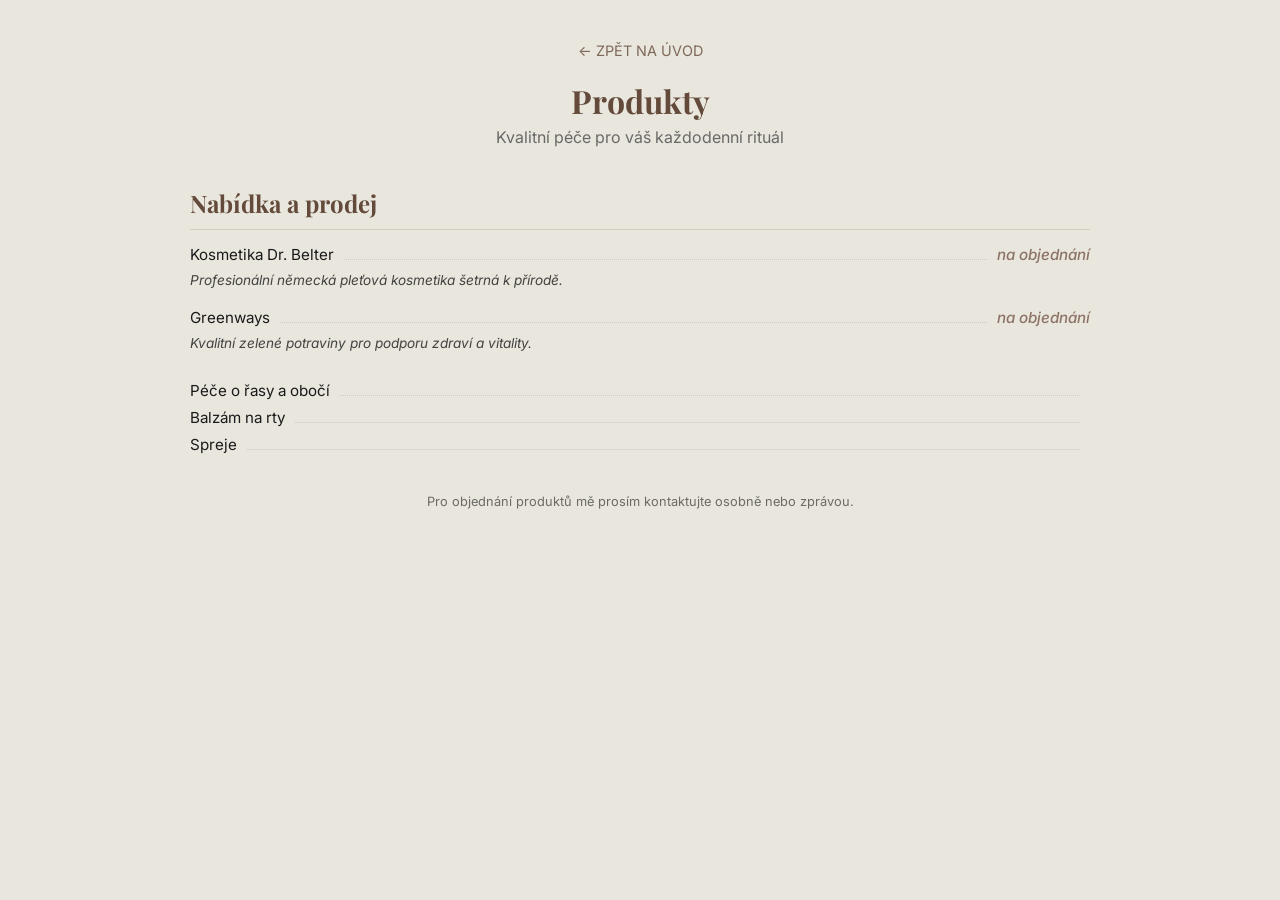
<file: produkty.html>
<!DOCTYPE html>
<html lang="cs">
<head>
    <meta charset="UTF-8">
    <meta name="viewport" content="width=device-width, initial-scale=1.0">
    <title>Produkty | Kosmetické studio</title>
    
    <link rel="stylesheet" href="style.css">
    
    <link href="https://fonts.googleapis.com/css2?family=Inter:wght@400;500;700&family=Playfair+Display:ital,wght@0,400;0,700;1,400&display=swap" rel="stylesheet">
    
    <style>
        /* Drobný doplněk pro zvýraznění textu "Na objednání" v barvě tvého akcentu */
        .order-text {
            color: var(--accent-color);
            font-weight: 500;
            font-style: italic;
        }
    </style>
</head>
<body>

<div class="container">
    <a href="index.html" class="back-btn">← ZPĚT NA ÚVOD</a>

    <h1 style="font-family: var(--font-serif); margin-bottom: 5px;">Produkty</h1>
    <p class="subtitle" style="margin-bottom: 40px; opacity: 0.8;">Kvalitní péče pro váš každodenní rituál</p>

    <div class="price-section">
        <h2>Nabídka a prodej</h2>

        <div class="price-item">
            <span>Kosmetika Dr. Belter</span>
            <span class="order-text">na objednání</span>
        </div>
        <p class="price-note">Profesionální německá pleťová kosmetika šetrná k přírodě.</p>

        <div class="price-item" style="margin-top: 20px;">
            <span>Greenways</span>
            <span class="order-text">na objednání</span>
        </div>
        <p class="price-note">Kvalitní zelené potraviny pro podporu zdraví a vitality.</p>

        <div style="margin-top: 30px;"></div>

        <div class="price-item">
            <span>Péče o řasy a obočí</span>
            <span></span>
        </div>

        <div class="price-item">
            <span>Balzám na rty</span>
            <span></span>
        </div>

        <div class="price-item">
            <span>Spreje</span>
            <span></span>
        </div>
    </div>

    <div class="footer-btn" style="margin-top: 40px; text-transform: none; letter-spacing: normal;">
        Pro objednání produktů mě prosím kontaktujte osobně nebo zprávou.
    </div>
</div>

</body>
</html>
</file>
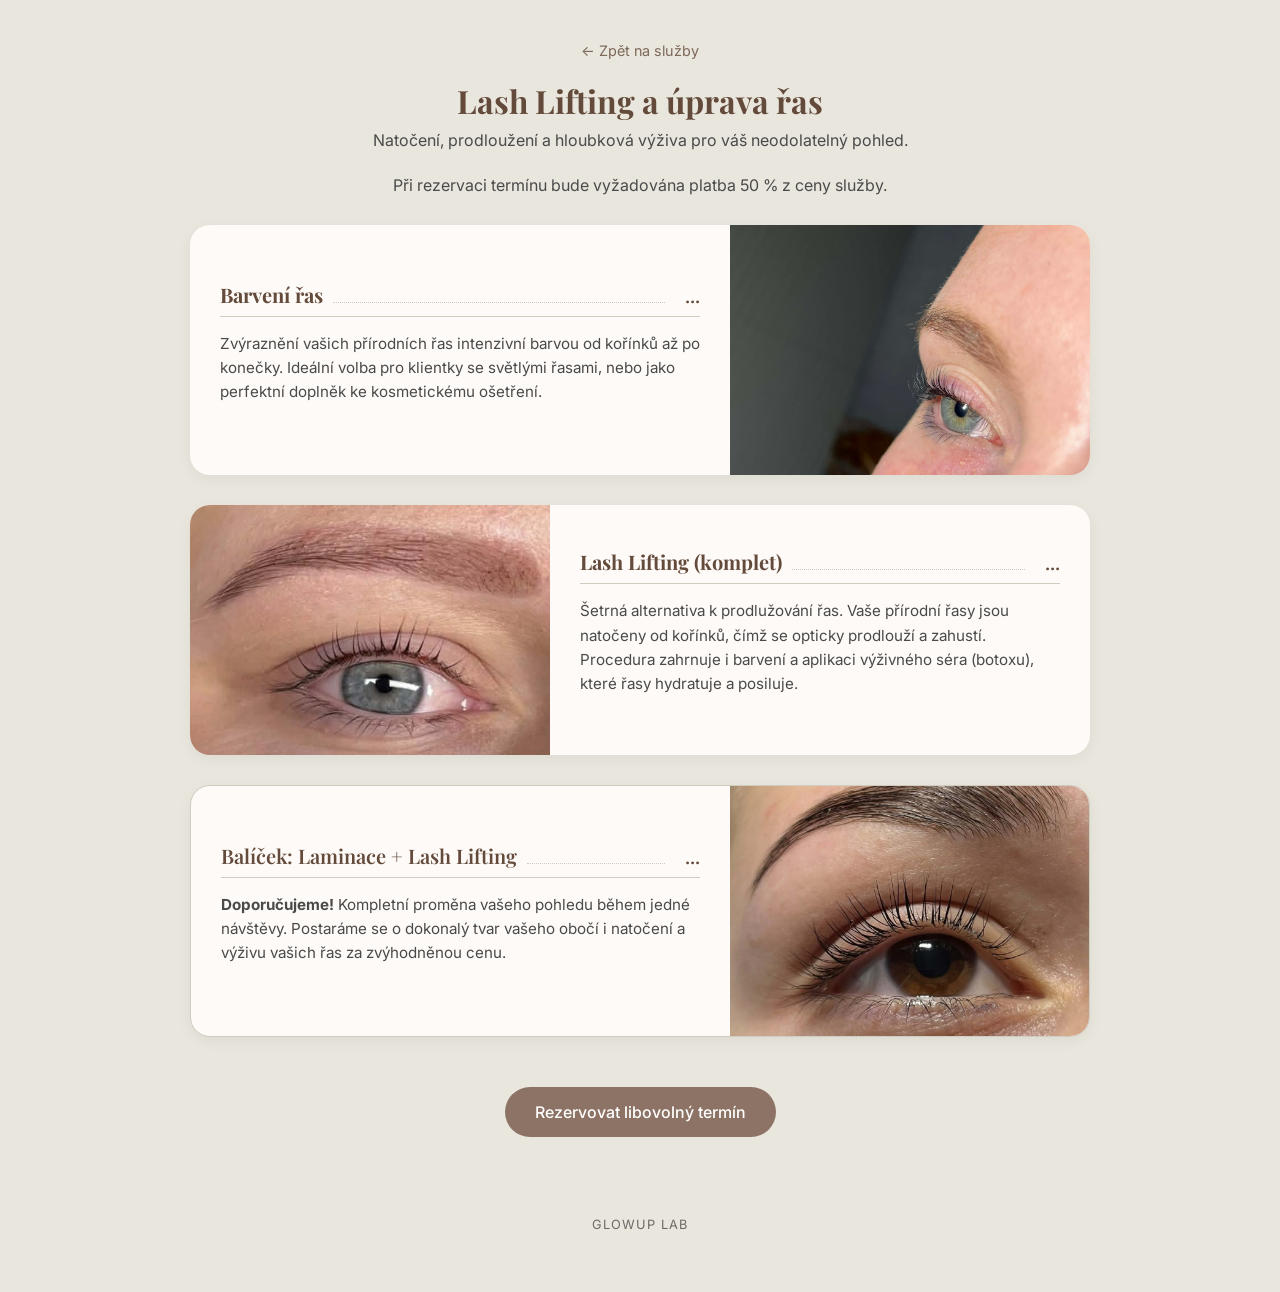
<file: rasy.html>
<!DOCTYPE html>
<html lang="cs">
<head>
    <meta charset="UTF-8">
    <meta name="viewport" content="width=device-width, initial-scale=1.0">
    <title>Úprava řas | GlowUp Lab</title>
    <link rel="stylesheet" href="style.css">
    <link href="https://fonts.googleapis.com/css2?family=Playfair+Display:wght@600&family=Inter:wght@400;500&display=swap" rel="stylesheet">
</head>
<body class="cenik-page">
    <div class="container">
        <header class="profile">
            <a href="sluzby.html" class="back-btn">← Zpět na služby</a>
            <h1>Lash Lifting a úprava řas</h1>
            <p class="subtitle">Natočení, prodloužení a hloubková výživa pro váš neodolatelný pohled.</p>
            <p class="subtitle">Při rezervaci termínu bude vyžadována platba 50 % z ceny služby.</p>

        </header>

        <div class="service-detail-content">
            
            <div class="service-package">
                <div class="service-text">
                    <h3 class="price-item"><span>Barvení řas</span> <span class="price-value">...</span></h3>
                    <p>Zvýraznění vašich přírodních řas intenzivní barvou od kořínků až po konečky. Ideální volba pro klientky se světlými řasami, nebo jako perfektní doplněk ke kosmetickému ošetření.</p>

                    <div class="reservanto-widget" data-text="Rezervovat" data-id="24615" data-color-text="#ffffff" data-color-text-shadow="#634a3a" data-color-bg="#634a3a" data-color-bg-hover="#7a5c48" data-color-boxshadow="#4a372b" data-segment="3" data-resourceid="43644" data-serviceid="114082"></div>
                </div>
                <div class="service-img-container">
                    <img src="pictures/barveni.jpg" alt="Barvení řas">
                </div>
            </div>

            <div class="service-package">
                <div class="service-text">
                    <h3 class="price-item"><span>Lash Lifting (komplet)</span> <span class="price-value">...</span></h3>
                    <p>Šetrná alternativa k prodlužování řas. Vaše přírodní řasy jsou natočeny od kořínků, čímž se opticky prodlouží a zahustí. Procedura zahrnuje i barvení a aplikaci výživného séra (botoxu), které řasy hydratuje a posiluje.</p>

                    <div class="reservanto-widget" data-text="Rezervovat" data-id="24615" data-color-text="#ffffff" data-color-text-shadow="#634a3a" data-color-bg="#634a3a" data-color-bg-hover="#7a5c48" data-color-boxshadow="#4a372b" data-segment="3" data-resourceid="43644" data-serviceid="114083"></div>
                </div>
                <div class="service-img-container">
                    <img src="pictures/laminace_lash.jpg" alt="Lash Lifting kompletní péče">
                </div>
            </div>

            <div class="service-package" style="border: 1px solid #d1ccc0;">
                <div class="service-text">
                    <h3 class="highlight-text price-item"><span>Balíček: Laminace + Lash Lifting</span> <span class="price-value">...</span></h3>
                    <p><strong>Doporučujeme!</strong> Kompletní proměna vašeho pohledu během jedné návštěvy. Postaráme se o dokonalý tvar vašeho obočí i natočení a výživu vašich řas za zvýhodněnou cenu.</p>

                    <div class="reservanto-widget" data-text="Rezervovat" data-id="24615" data-color-text="#ffffff" data-color-text-shadow="#634a3a" data-color-bg="#634a3a" data-color-bg-hover="#7a5c48" data-color-boxshadow="#4a372b" data-segment="3" data-resourceid="43644" data-serviceid="113646"></div>
                </div>
                <div class="service-img-container">
                    <img src="pictures/rasy_nahled.jpg" alt="Balíček Laminace obočí a Lash Lifting">
                </div>
            </div>

        </div>

        <div style="text-align: center;">
            <a href="https://booking.reservanto.cz/Modal/?id=24615" class="booking-btn" target="_blank">Rezervovat libovolný termín</a>
        </div>

        <footer class="footer-btn">
            <span>GlowUp Lab</span>
        </footer>
    </div>

    <script defer id="reservanto-widget-script" type="text/javascript" src="https://booking.reservanto.cz/Script/reservanto-script.js?id=24615"></script>
    
    <script>
        const csvUrl = 'https://docs.google.com/spreadsheets/d/e/2PACX-1vROKBz_pua8F87e5JsElU6Fqm9kWH6anslQ_j0Gpyr2FKp42MGaF762Wtlz8PaTKkz9U5IVGC2R-caI/pub?output=csv';

        async function nactiCeny() {
            try {
                const response = await fetch(csvUrl);
                const data = await response.text();
                
                const rows = data.split('\n');
                const ceníkData = {};

                rows.forEach(row => {
                    const cols = row.split(/,(?=(?:(?:[^"]*"){2})*[^"]*$)/);
                    if (cols.length >= 2) {
                        const nazev = cols[0].replace(/"/g, '').trim();
                        const cena = cols[1].replace(/"/g, '').trim();
                        ceníkData[nazev] = cena;
                    }
                });

                const items = document.querySelectorAll('.price-item');
                items.forEach(item => {
                    const nazevNaWebu = item.querySelector('span:first-child').innerText.trim();
                    const cenaSpan = item.querySelector('.price-value');

                    if (ceníkData[nazevNaWebu]) {
                        cenaSpan.innerText = ceníkData[nazevNaWebu];
                    } else {
                        console.warn(`Cena pro "${nazevNaWebu}" nebyla v tabulce nalezena.`);
                    }
                });

            } catch (error) {
                console.error("Chyba při načítání cen:", error);
            }
        }

        window.addEventListener('DOMContentLoaded', nactiCeny);
    </script>
</body>
</html>
</file>
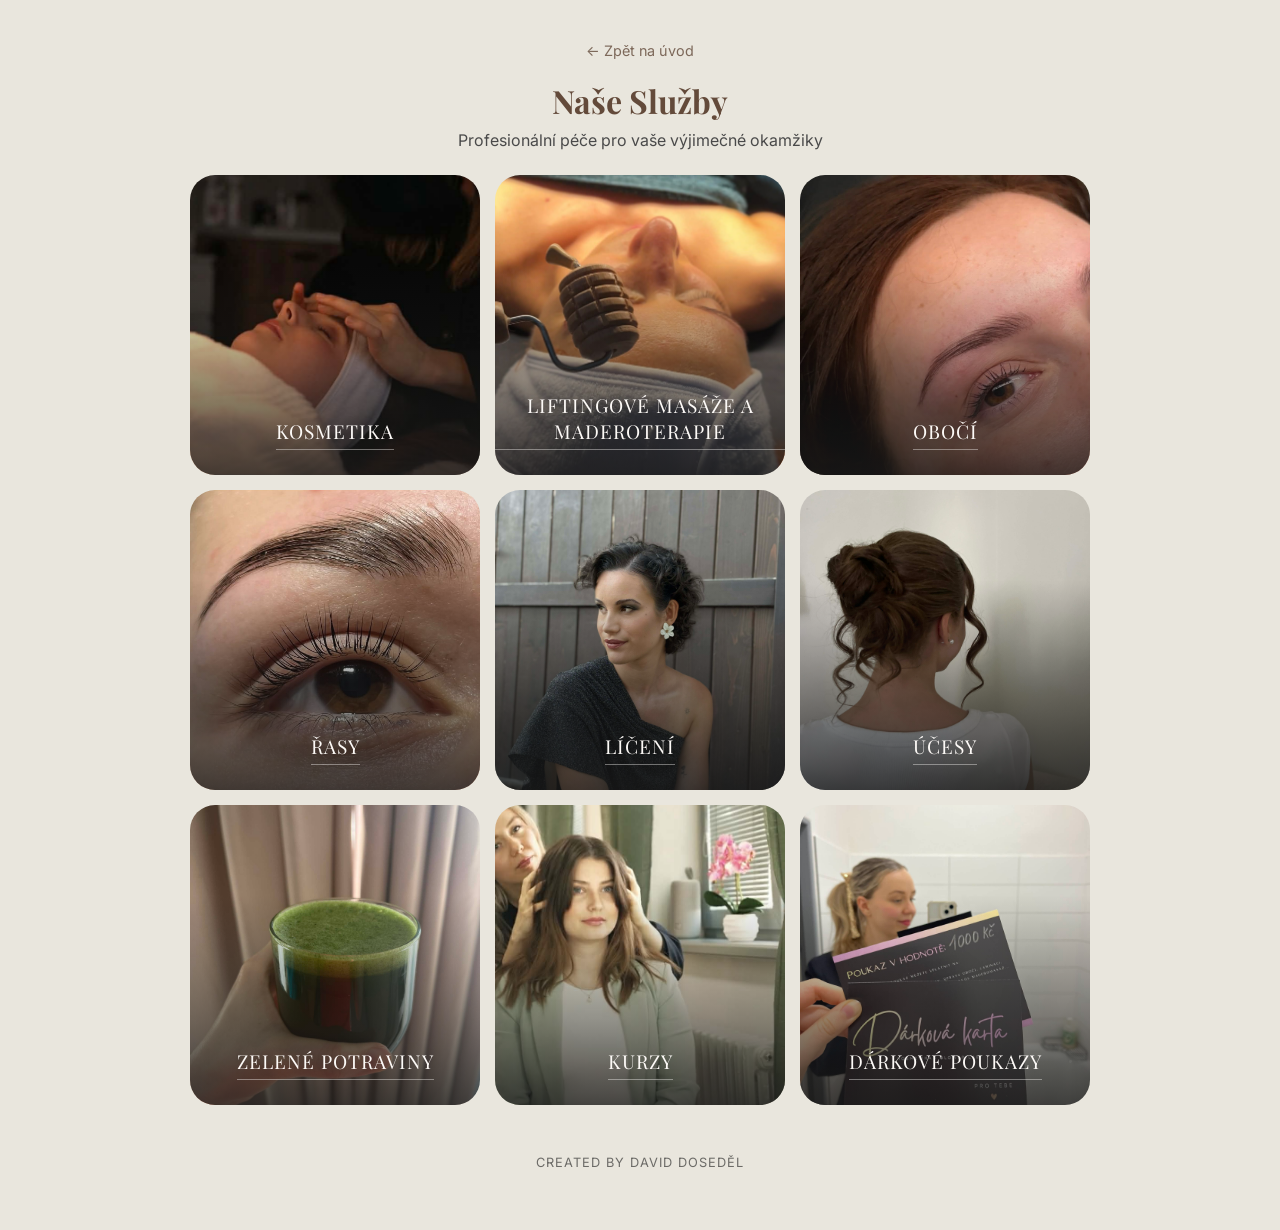
<file: sluzby.html>
<!DOCTYPE html>
<html lang="cs">
<head>
    <meta charset="UTF-8">
    <meta name="viewport" content="width=device-width, initial-scale=1.0">
    <title>Služby | GlowUp Lab</title>
    <link rel="stylesheet" href="style.css">
    <link href="https://fonts.googleapis.com/css2?family=Inter:wght@400;500;600&family=Playfair+Display:wght@700&display=swap" rel="stylesheet">
</head>
<body>

    <div class="container">
        <a href="index.html" class="back-btn">← Zpět na úvod</a>

        <h1>Naše Služby</h1>
        <p class="subtitle">Profesionální péče pro vaše výjimečné okamžiky</p>

        <div class="services-grid">
            
            <a href="kosmetika.html" class="service-item">
                <img src="/pictures/kosmetika_nahled.jpg" alt="Kosmetika">
                <div class="service-overlay">
                    <span class="service-name">Kosmetika</span>
                </div>
            </a>

            <a href="liftingove-masaze-a-maderoterapie.html" class="service-item">
                <img src="/pictures/masaze_nahled.jpg" alt="Liftingové masáže a maderoterapie">
                <div class="service-overlay">
                    <span class="service-name">Liftingové masáže a maderoterapie</span>
                </div>
            </a>

            <a href="oboci.html" class="service-item">
                <img src="/pictures/oboci_nahled1.jpg" alt="Obočí">
                <div class="service-overlay">
                    <span class="service-name">Obočí</span>
                </div>
            </a>

            <a href="rasy.html" class="service-item">
                <img src="/pictures/rasy_nahled.jpg" alt="Řasy">
                <div class="service-overlay">
                    <span class="service-name">Řasy</span>
                </div>
            </a>

            <a href="liceni.html" class="service-item">
                <img src="/pictures/liceni_nahled.jpg" alt="Líčení">
                <div class="service-overlay">
                    <span class="service-name">Líčení</span>
                </div>
            </a>

            <a href="ucesy.html" class="service-item">
                <img src="/pictures/ucesy_nahled_1.jpg" alt="Účesy">
                <div class="service-overlay">
                    <span class="service-name">Účesy</span>
                </div>
            </a>

            <a href="zelene-potraviny.html" class="service-item">
                <img src="/pictures/zelene_potraviny_nahled.jpg" alt="Zelné potraviny">
                <div class="service-overlay">
                    <span class="service-name">Zelené potraviny</span>
                </div>
            </a>

            <a href="kurzy.html" class="service-item">
                <img src="/pictures/kurzy_nahled.jpg" alt="Kurzy">
                <div class="service-overlay">
                    <span class="service-name">Kurzy</span>
                </div>
            </a>

            <a href="darkove-poukazy.html" class="service-item">
                <img src="/pictures/poukazy_nahled.jpg" alt="Dárkové poukazy">
                <div class="service-overlay">
                    <span class="service-name">Dárkové poukazy</span>
                </div>
            </a>

        </div>

        <div class="footer-btn">
            <p>Created by David Doseděl</p>
        </div>
    </div>

</body>
</html>
</file>
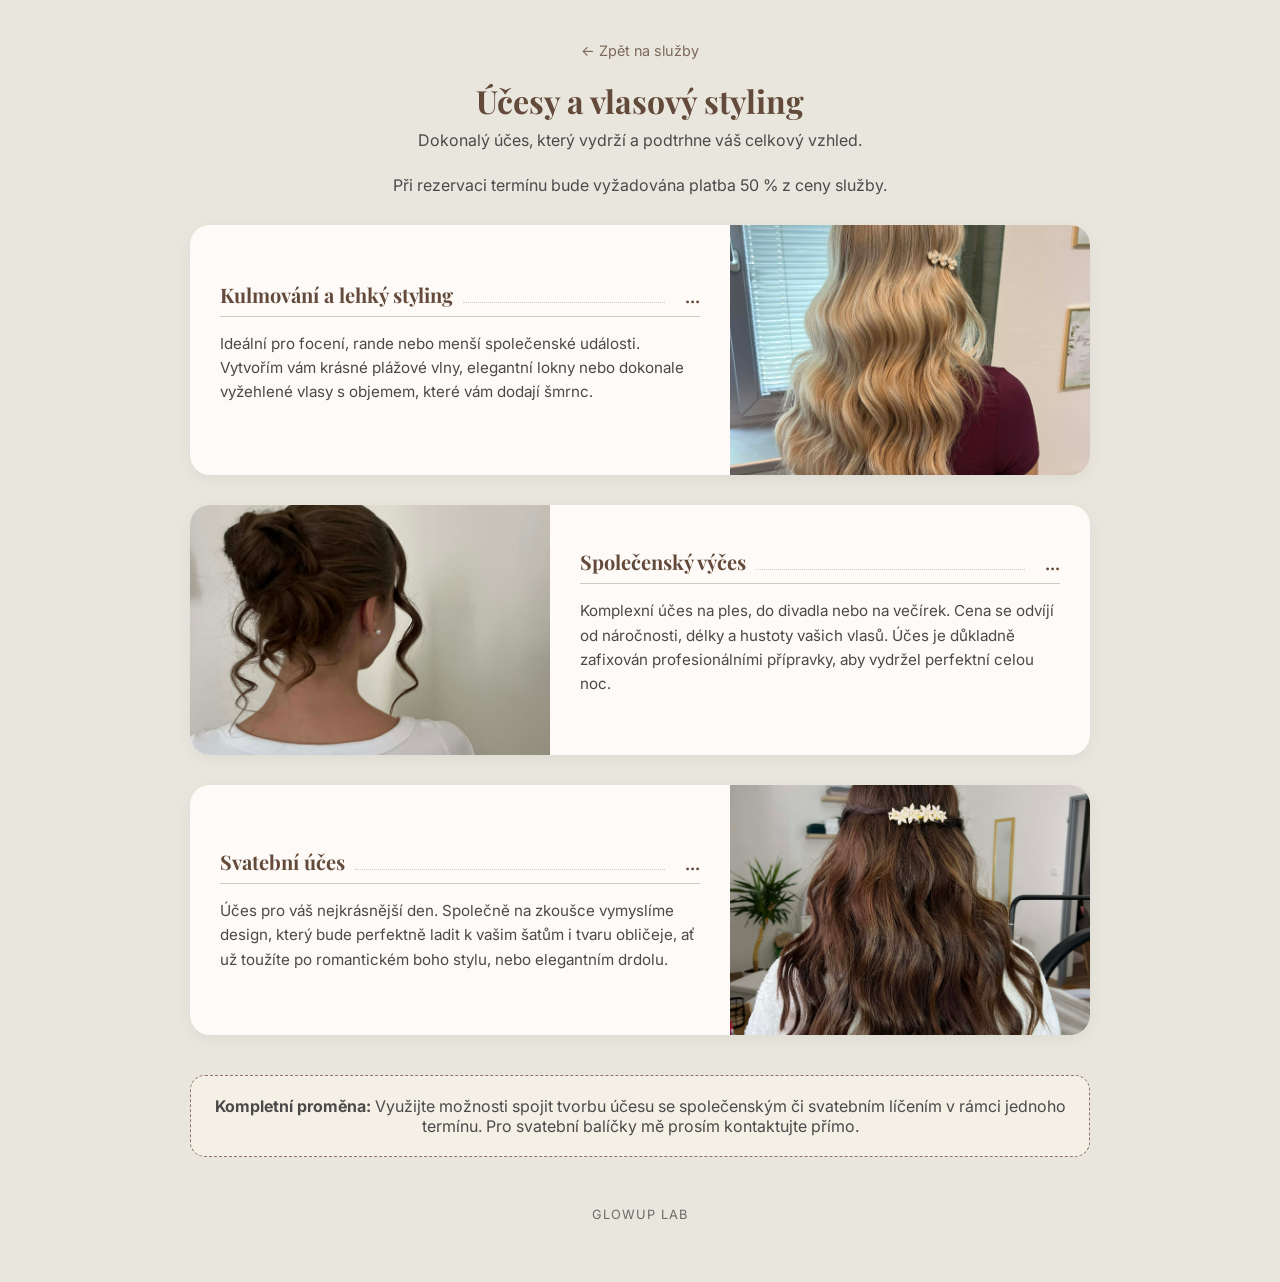
<file: ucesy.html>
<!DOCTYPE html>
<html lang="cs">
<head>
    <meta charset="UTF-8">
    <meta name="viewport" content="width=device-width, initial-scale=1.0">
    <title>Společenské účesy | GlowUp Lab</title>
    <link rel="stylesheet" href="style.css">
    <link href="https://fonts.googleapis.com/css2?family=Playfair+Display:wght@600&family=Inter:wght@400;500&display=swap" rel="stylesheet">
</head>
<body class="cenik-page">
    <div class="container">
        <header class="profile">
            <a href="sluzby.html" class="back-btn">← Zpět na služby</a>
            <h1>Účesy a vlasový styling</h1>
            <p class="subtitle">Dokonalý účes, který vydrží a podtrhne váš celkový vzhled.</p>
            <p class="subtitle">Při rezervaci termínu bude vyžadována platba 50 % z ceny služby.</p>

        </header>

        <div class="service-detail-content">
            
            <div class="service-package">
                <div class="service-text">
                    <h3 class="price-item"><span>Kulmování a lehký styling</span> <span class="price-value">...</span></h3>
                    <p>Ideální pro focení, rande nebo menší společenské události. Vytvořím vám krásné plážové vlny, elegantní lokny nebo dokonale vyžehlené vlasy s objemem, které vám dodají šmrnc.</p>

                    <div class="reservanto-widget" data-text="Rezervovat" data-id="24615" data-color-text="#ffffff" data-color-text-shadow="#634a3a" data-color-bg="#634a3a" data-color-bg-hover="#7a5c48" data-color-boxshadow="#4a372b" data-segment="3" data-resourceid="43644" data-serviceid="114113"></div>
                </div>
                <div class="service-img-container">
                    <img src="pictures/kulmovani_styling_2.jpg" alt="Kulmování a vlny">
                </div>
            </div>

            <div class="service-package">
                <div class="service-text">
                    <h3 class="price-item"><span>Společenský výčes</span> <span class="price-value">...</span></h3>
                    <p>Komplexní účes na ples, do divadla nebo na večírek. Cena se odvíjí od náročnosti, délky a hustoty vašich vlasů. Účes je důkladně zafixován profesionálními přípravky, aby vydržel perfektní celou noc.</p>

                    <div class="reservanto-widget" data-text="Rezervovat" data-id="24615" data-color-text="#ffffff" data-color-text-shadow="#634a3a" data-color-bg="#634a3a" data-color-bg-hover="#7a5c48" data-color-boxshadow="#4a372b" data-segment="3" data-resourceid="43644" data-serviceid="114114"></div>
                </div>
                <div class="service-img-container">
                    <img src="pictures/ucesy_nahled_1.jpg" alt="Společenský výčes">
                </div>
            </div>

            <div class="service-package">
                <div class="service-text">
                    <h3 class="price-item"><span>Svatební účes</span> <span class="price-value">...</span></h3>
                    <p>Účes pro váš nejkrásnější den. Společně na zkoušce vymyslíme design, který bude perfektně ladit k vašim šatům i tvaru obličeje, ať už toužíte po romantickém boho stylu, nebo elegantním drdolu.</p>
                </div>
                <div class="service-img-container">
                    <img src="pictures/uces_svatebni.jpg" alt="Svatební účes">
                </div>
            </div>

            <div class="wedding-note">
                <p><strong>Kompletní proměna:</strong> Využijte možnosti spojit tvorbu účesu se společenským či svatebním líčením v rámci jednoho termínu. Pro svatební balíčky mě prosím kontaktujte přímo.</p>
            </div>

        </div>
        <footer class="footer-btn">
            <span>GlowUp Lab</span>
        </footer>
    </div>
    <script defer id="reservanto-widget-script" type="text/javascript" src="https://booking.reservanto.cz/Script/reservanto-script.js?id=24615"></script>

    <script>
        const csvUrl = 'https://docs.google.com/spreadsheets/d/e/2PACX-1vROKBz_pua8F87e5JsElU6Fqm9kWH6anslQ_j0Gpyr2FKp42MGaF762Wtlz8PaTKkz9U5IVGC2R-caI/pub?output=csv';

        async function nactiCeny() {
            try {
                const response = await fetch(csvUrl);
                const data = await response.text();
                
                const rows = data.split('\n');
                const ceníkData = {};

                rows.forEach(row => {
                    const cols = row.split(/,(?=(?:(?:[^"]*"){2})*[^"]*$)/);
                    if (cols.length >= 2) {
                        const nazev = cols[0].replace(/"/g, '').trim();
                        const cena = cols[1].replace(/"/g, '').trim();
                        ceníkData[nazev] = cena;
                    }
                });

                const items = document.querySelectorAll('.price-item');
                items.forEach(item => {
                    const nazevNaWebu = item.querySelector('span:first-child').innerText.trim();
                    const cenaSpan = item.querySelector('.price-value');

                    if (ceníkData[nazevNaWebu]) {
                        cenaSpan.innerText = ceníkData[nazevNaWebu];
                    } else {
                        console.warn(`Cena pro "${nazevNaWebu}" nebyla v tabulce nalezena.`);
                    }
                });

            } catch (error) {
                console.error("Chyba při načítání cen:", error);
            }
        }

        window.addEventListener('DOMContentLoaded', nactiCeny);
    </script>

</body>
</html>
</file>
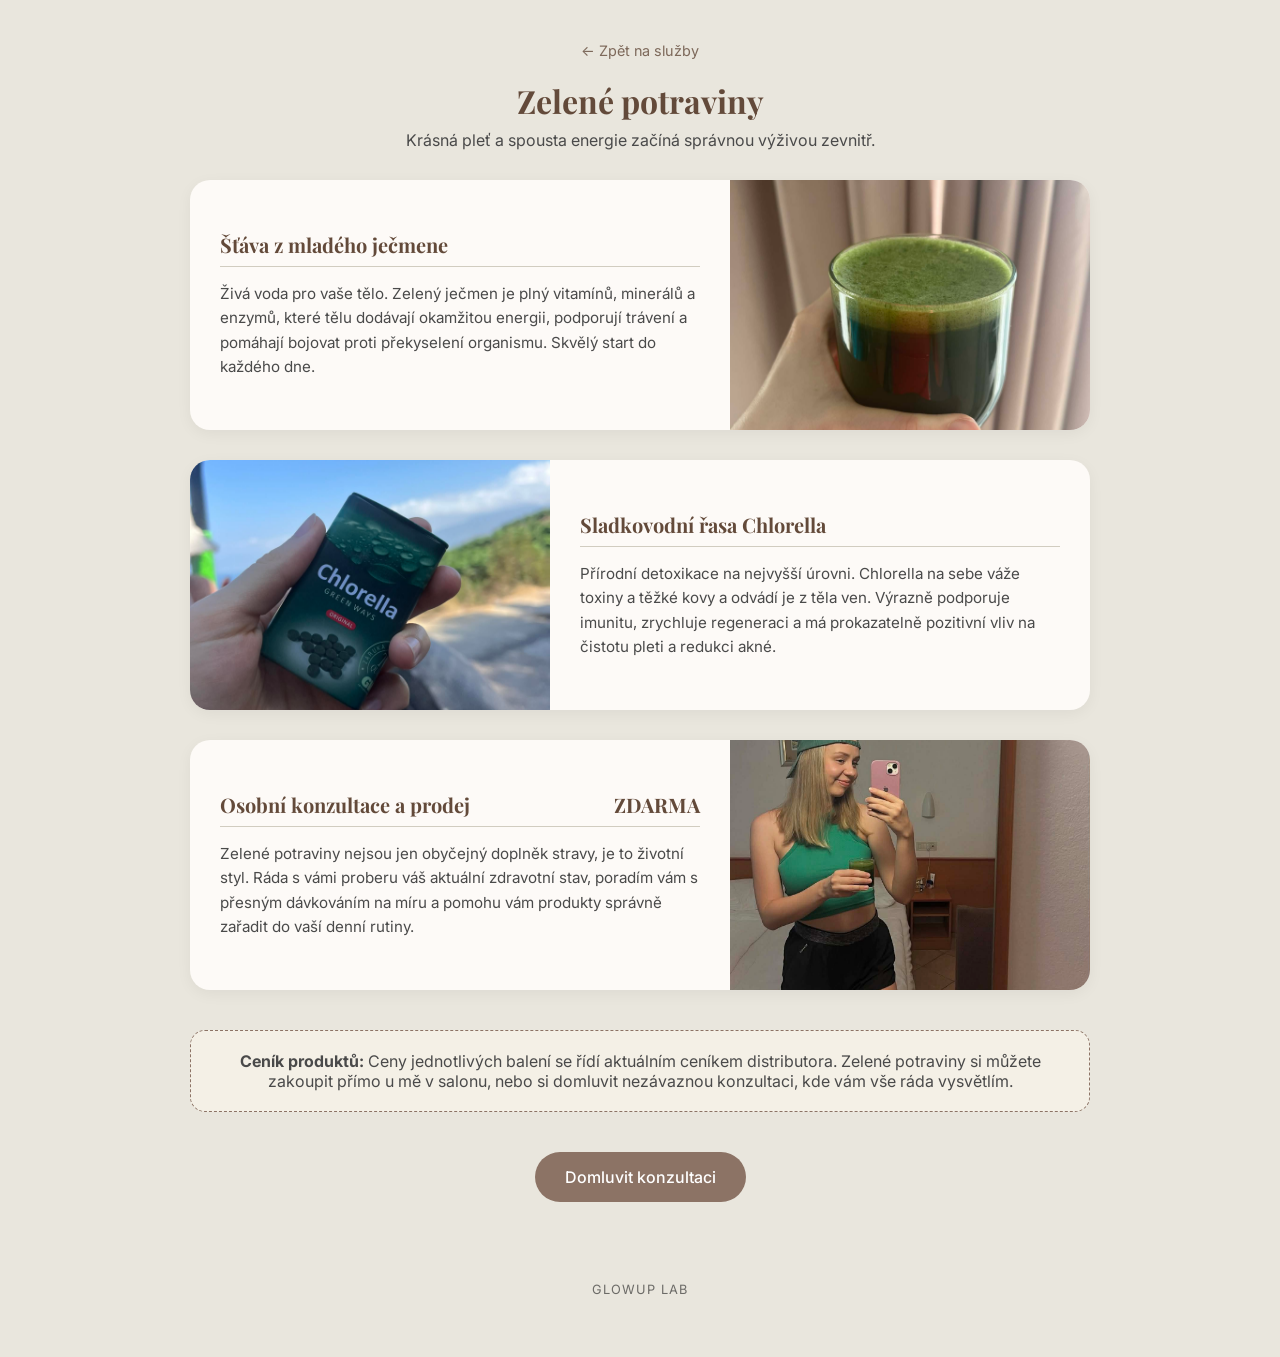
<file: zelene-potraviny.html>
<!DOCTYPE html>
<html lang="cs">
<head>
    <meta charset="UTF-8">
    <meta name="viewport" content="width=device-width, initial-scale=1.0">
    <title>Zelené potraviny | GlowUp Lab</title>
    <link rel="stylesheet" href="style.css">
    <link href="https://fonts.googleapis.com/css2?family=Playfair+Display:wght@600&family=Inter:wght@400;500&display=swap" rel="stylesheet">
</head>
<body class="cenik-page">
    <div class="container">
        <header class="profile">
            <a href="sluzby.html" class="back-btn">← Zpět na služby</a>
            <h1>Zelené potraviny</h1>
            <p class="subtitle">Krásná pleť a spousta energie začíná správnou výživou zevnitř.</p>
        </header>

        <div class="service-detail-content">
            
            <div class="service-package">
                <div class="service-text">
                    <h3><span>Šťáva z mladého ječmene</span></h3>
                    <p>Živá voda pro vaše tělo. Zelený ječmen je plný vitamínů, minerálů a enzymů, které tělu dodávají okamžitou energii, podporují trávení a pomáhají bojovat proti překyselení organismu. Skvělý start do každého dne.</p>
                </div>
                <div class="service-img-container">
                    <img src="pictures/zelene_potraviny_nahled.jpg" alt="Zelený ječmen">
                </div>
            </div>

            <div class="service-package">
                <div class="service-text">
                    <h3><span>Sladkovodní řasa Chlorella</span></h3>
                    <p>Přírodní detoxikace na nejvyšší úrovni. Chlorella na sebe váže toxiny a těžké kovy a odvádí je z těla ven. Výrazně podporuje imunitu, zrychluje regeneraci a má prokazatelně pozitivní vliv na čistotu pleti a redukci akné.</p>
                </div>
                <div class="service-img-container">
                    <img src="pictures/chlorela.jpg" alt="Chlorella">
                </div>
            </div>

            <div class="service-package">
                <div class="service-text">
                    <h3><span>Osobní konzultace a prodej</span> <span>ZDARMA</span></h3>
                    <p>Zelené potraviny nejsou jen obyčejný doplněk stravy, je to životní styl. Ráda s vámi proberu váš aktuální zdravotní stav, poradím vám s přesným dávkováním na míru a pomohu vám produkty správně zařadit do vaší denní rutiny.</p>
                </div>
                <div class="service-img-container">
                    <img src="pictures/konzultace.jpg" alt="Osobní konzultace">
                </div>
            </div>

            <div class="info-note">
                <p><strong>Ceník produktů:</strong> Ceny jednotlivých balení se řídí aktuálním ceníkem distributora. Zelené potraviny si můžete zakoupit přímo u mě v salonu, nebo si domluvit nezávaznou konzultaci, kde vám vše ráda vysvětlím.</p>
            </div>

        </div>

        <a href="https://www.instagram.com/glow.up.lab.x/" class="booking-btn" target="_blank">Domluvit konzultaci</a>

        <footer class="footer-btn">
            <span>GlowUp Lab</span>
        </footer>
    </div>
</body>
</html>
</file>
<file: style.css>
/* --- ZÁKLADNÍ NASTAVENÍ A PROMĚNNÉ --- */
:root {
    --bg-color: #e9e6dd; /* Světlá krémová */
    --button-bg: #fdfaf7; /* Off-white pro tlačítka */
    --text-color: #1a1a1a;
    --font-serif: 'Playfair Display', serif;
    --font-sans: 'Inter', sans-serif;
    --accent-color: #8c7365; /* Hnědý akcent pro ceník */
    --primary-color: #634a3a;
    --secondary-color: #d1ccc0;
    --text-dark: #4a4a4a;
    --bg-light: #fdfaf8;
}

* {
    box-sizing: border-box;
    margin: 0;
    padding: 0;
}

body {
    background-color: var(--bg-color);
    font-family: var(--font-sans);
    color: var(--text-color);
    display: flex;
    justify-content: center;
    padding: 40px 20px;
}

.container {
    width: 100%;
    max-width: 580px;
    text-align: center;
}

/* --- PROFIL (HLAVNÍ STRÁNKA A O MNĚ) --- */
.profile-pic img {
    width: 120px;
    height: 120px;
    border-radius: 50%;
    object-fit: cover;
    margin-bottom: 15px;
}

h1 {
    font-family: var(--font-serif);
    font-size: 2rem;
    margin-bottom: 8px;
    color: var(--primary-color);
}

.subtitle {
    font-size: 1rem;
    margin-bottom: 25px;
    color: var(--text-dark);
}

/* --- IKONY SOCIÁLNÍCH SÍTÍ --- */
.social-icons {
    display: flex;
    justify-content: center;
    gap: 30px;
    margin-bottom: 40px;
}

.social-icons a {
    text-decoration: none;
    color: var(--text-color);
    font-size: 32px;
    transition: transform 0.2s ease;
}

.social-icons a:hover {
    transform: scale(1.1);
}

/* --- KARTY ODKAZŮ (INDEX) --- */
.links {
    display: flex;
    flex-direction: column;
    gap: 16px;
}

.link-card {
    background-color: var(--button-bg);
    text-decoration: none;
    color: inherit;
    display: flex;
    align-items: center;
    padding: 12px 20px;
    border-radius: 40px;
    transition: transform 0.2s ease;
    position: relative;
    box-shadow: 0 4px 15px rgba(0,0,0,0.03);
}

.link-card:hover {
    transform: scale(1.02);
}

.thumb {
    width: 45px;
    height: 45px;
    border-radius: 50%;
    overflow: hidden;
    flex-shrink: 0;
}

.thumb img {
    width: 100%;
    height: 100%;
    object-fit: cover;
}

.link-card span {
    flex-grow: 1;
    font-weight: 500;
    font-size: 0.95rem;
    padding: 0 15px;
    text-align: center;
}

.dots {
    color: #999;
    font-size: 1.2rem;
}

/* --- SEKCE SLUŽBY ROZCESTNÍK (GRID STYL) --- */
.services-grid {
    display: grid;
    grid-template-columns: 1fr;
    gap: 15px;
    margin-top: 20px;
    width: 100%;
}

@media (min-width: 600px) {
    .services-grid {
        grid-template-columns: repeat(2, 1fr);
    }
}

@media (min-width: 900px) {
    .services-grid {
        grid-template-columns: repeat(3, 1fr);
    }
    .container {
        max-width: 900px; 
    }
}

.service-item {
    position: relative;
    height: 300px;
    border-radius: 25px;
    overflow: hidden;
    display: block;
    text-decoration: none;
    transition: transform 0.3s ease;
}

.service-item:hover {
    transform: translateY(-5px);
}

.service-item img {
    width: 100%;
    height: 100%;
    object-fit: cover;
    transition: transform 0.6s ease;
}

.service-item:hover img {
    transform: scale(1.1);
}

.service-overlay {
    position: absolute;
    inset: 0;
    background: linear-gradient(to top, rgba(26, 26, 26, 0.8) 0%, rgba(0, 0, 0, 0) 70%);
    display: flex;
    align-items: flex-end;
    justify-content: center;
    padding-bottom: 25px;
}

.service-name {
    color: var(--button-bg);
    font-family: var(--font-serif);
    font-size: 1.2rem;
    letter-spacing: 1px;
    text-transform: uppercase;
    border-bottom: 1px solid rgba(253, 250, 247, 0.4);
    padding-bottom: 5px;
}

/* --- DETAILY SLUŽEB A BALÍČKY --- */
.service-detail-content {
    text-align: left;
    margin-top: 30px;
}

.service-package {
    background-color: var(--button-bg);
    border-radius: 20px;
    margin-bottom: 30px;
    display: flex;
    overflow: hidden;
    box-shadow: 0 4px 15px rgba(0,0,0,0.05);
}

.service-package:nth-child(even) {
    flex-direction: row-reverse;
}

.featured-package {
    border: 1px solid var(--primary-color);
    background-color: var(--bg-light);
}

.service-text {
    flex: 1;
    padding: 30px;
    display: flex;
    flex-direction: column;
    justify-content: center;
}

.service-text h3 {
    font-family: var(--font-serif);
    color: var(--primary-color);
    margin-bottom: 15px;
    display: flex;
    justify-content: space-between;
    align-items: baseline;
    border-bottom: 1px solid var(--secondary-color);
    padding-bottom: 8px;
    font-size: 1.25rem;
}

.service-text p {
    font-size: 0.95rem;
    line-height: 1.6;
    color: var(--text-dark);
}

.service-img-container {
    width: 40%;
    position: relative;
    min-height: 250px;
}

.service-img-container img {
    position: absolute;
    top: 0;
    left: 0;
    width: 100%;
    height: 100%;
    object-fit: cover;
}

/* --- TLAČÍTKA A WIDGETY --- */
.back-btn {
    text-decoration: none;
    color: var(--primary-color);
    font-size: 0.9rem;
    display: inline-block;
    margin-bottom: 20px;
    opacity: 0.8;
}

.booking-btn {
    display: inline-block;
    background-color: var(--accent-color);
    color: white;
    padding: 15px 30px;
    border-radius: 30px;
    text-decoration: none;
    font-weight: 500;
    margin-top: 20px;
    margin-bottom: 30px;
    transition: opacity 0.3s;
}

.booking-btn:hover {
    opacity: 0.8;
}

.reservanto-widget {
    margin-top: 15px;
}

/* --- INFORMAČNÍ BOXY --- */
.info-note, .wedding-note {
    background-color: #f4f0e6;
    padding: 20px;
    border-radius: 15px;
    margin-top: 40px;
    margin-bottom: 20px;
    border: 1px dashed var(--accent-color);
    text-align: center;
    color: var(--text-dark);
}

/* --- STYLY PRO CENÍK A PRODUKTY --- */
.price-section {
    margin-bottom: 40px;
    text-align: left;
}

.price-section h2 {
    font-family: var(--font-serif);
    font-size: 1.5rem;
    border-bottom: 1px solid var(--secondary-color);
    padding-bottom: 10px;
    margin-bottom: 15px;
    color: var(--primary-color);
}

.price-item {
    display: flex;
    justify-content: space-between;
    align-items: baseline;
    margin-bottom: 8px;
    font-size: 0.95rem;
}

.price-item::after {
    content: "";
    flex: 1;
    border-bottom: 1px dotted #ccc;
    margin: 0 10px;
    order: 2;
}

.price-item span:first-child { order: 1; }
.price-item span:last-child { order: 3; font-weight: 500; }
.price-item .price-value { white-space: nowrap; margin-left: 10px; color: var(--primary-color); }

.price-item.highlight {
    font-weight: 700;
    color: var(--accent-color);
}

.price-note {
    font-size: 0.85rem;
    font-style: italic;
    opacity: 0.8;
    margin-top: 5px;
}

.order-text {
    color: var(--accent-color);
    font-weight: 500;
    font-style: italic;
}

.highlight-text {
    color: var(--primary-color);
    font-weight: 600;
}

/* --- STRÁNKA O MNĚ --- */
.about-content {
    background-color: var(--button-bg);
    border-radius: 20px;
    padding: 30px;
    box-shadow: 0 4px 15px rgba(0,0,0,0.03);
    color: var(--text-dark);
    line-height: 1.6;
    margin-bottom: 40px;
    
    /* Změna na grid pro rozložení vedle sebe */
    display: grid;
    grid-template-columns: 1fr 1fr; /* Dva sloupce */
    gap: 40px; /* Mezera mezi obrázkem a textem */
    align-items: center; /* Vertikální zarovnání na střed */
}

.about-text-content {
    text-align: left; /* Text uvnitř gridu zarovnán doleva */
}

.about-text-content p {
    margin-bottom: 15px;
}

.about-text-content ul {
    margin-left: 20px;
    margin-bottom: 20px;
}

.about-text-content li {
    margin-bottom: 8px;
}

.about-signature {
    font-family: var(--font-serif);
    font-size: 1.2rem;
    color: var(--primary-color);
    text-align: center;
    margin-top: 30px;
}

.about-image {
    width: 100%;
    max-height: 650px; /* Zvětšená výška podle tvého přání */
    object-fit: cover;
    border-radius: 15px;
}

/* --- RESPONZIVITA (MOBILY A TABLETY) --- */
@media (max-width: 768px) {
    /* Úprava balíčků služeb */
    .service-package, 
    .service-package:nth-child(even) {
        flex-direction: column-reverse;
    }
    
    .service-img-container {
        width: 100%;
        height: 220px;
        min-height: auto;
    }
    
    .service-text { 
        padding: 25px; 
    }

    /* Úprava stránky O mně na mobilu */
    .about-content {
        grid-template-columns: 1fr; /* Jeden sloupec */
        gap: 20px;
        text-align: center;
    }

    .about-image {
        max-height: 350px; /* Menší výška obrázku na mobilu */
    }
    
    .about-text-content {
        text-align: center;
    }
    
    .about-text-content ul {
        text-align: left; /* Seznam nechat vlevo, aby byl čitelný */
        display: inline-block; /* Vycentrovat celý blok seznamu */
    }
}

/* --- PATIČKA --- */
.footer-btn {
    margin-top: 50px;
    opacity: 0.6;
    font-size: 0.8rem;
    letter-spacing: 1px;
    text-transform: uppercase;
    padding-bottom: 20px;
    font-family: var(--font-sans);
    text-align: center;
}
</file>
